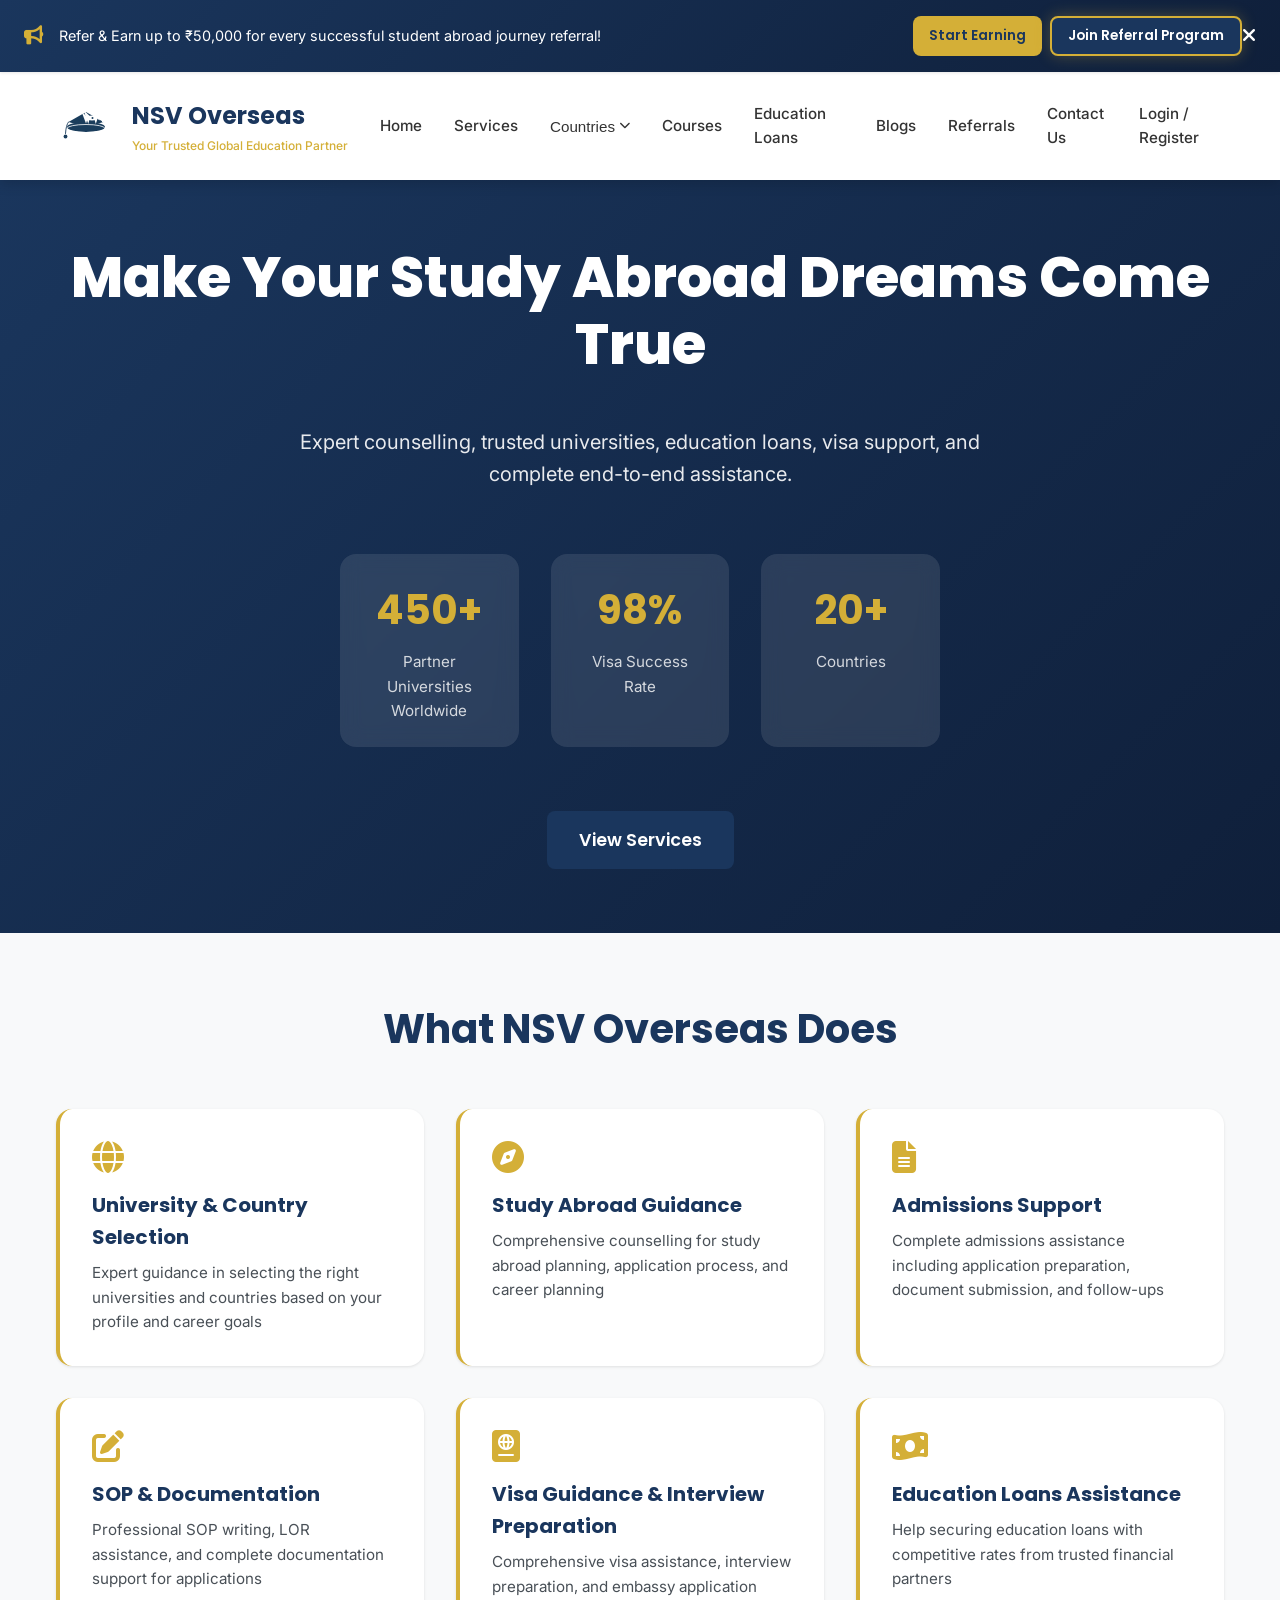
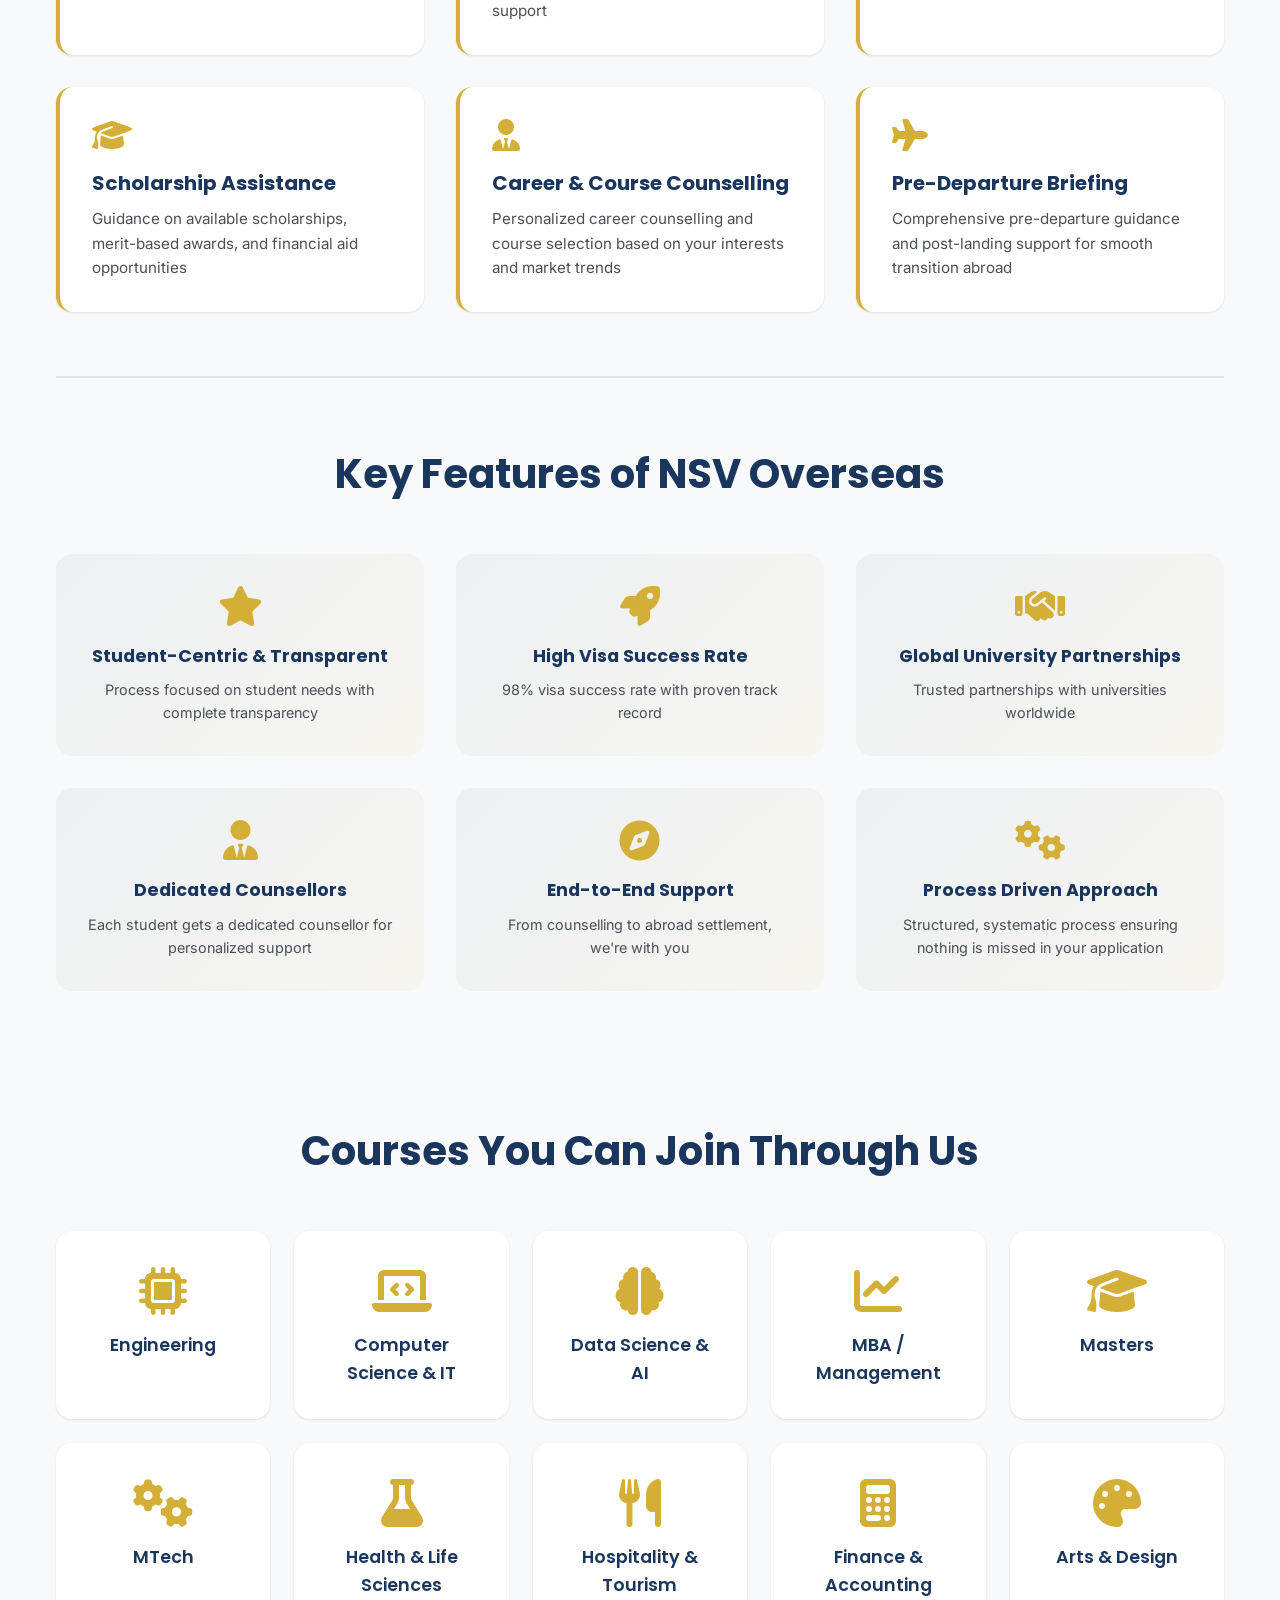
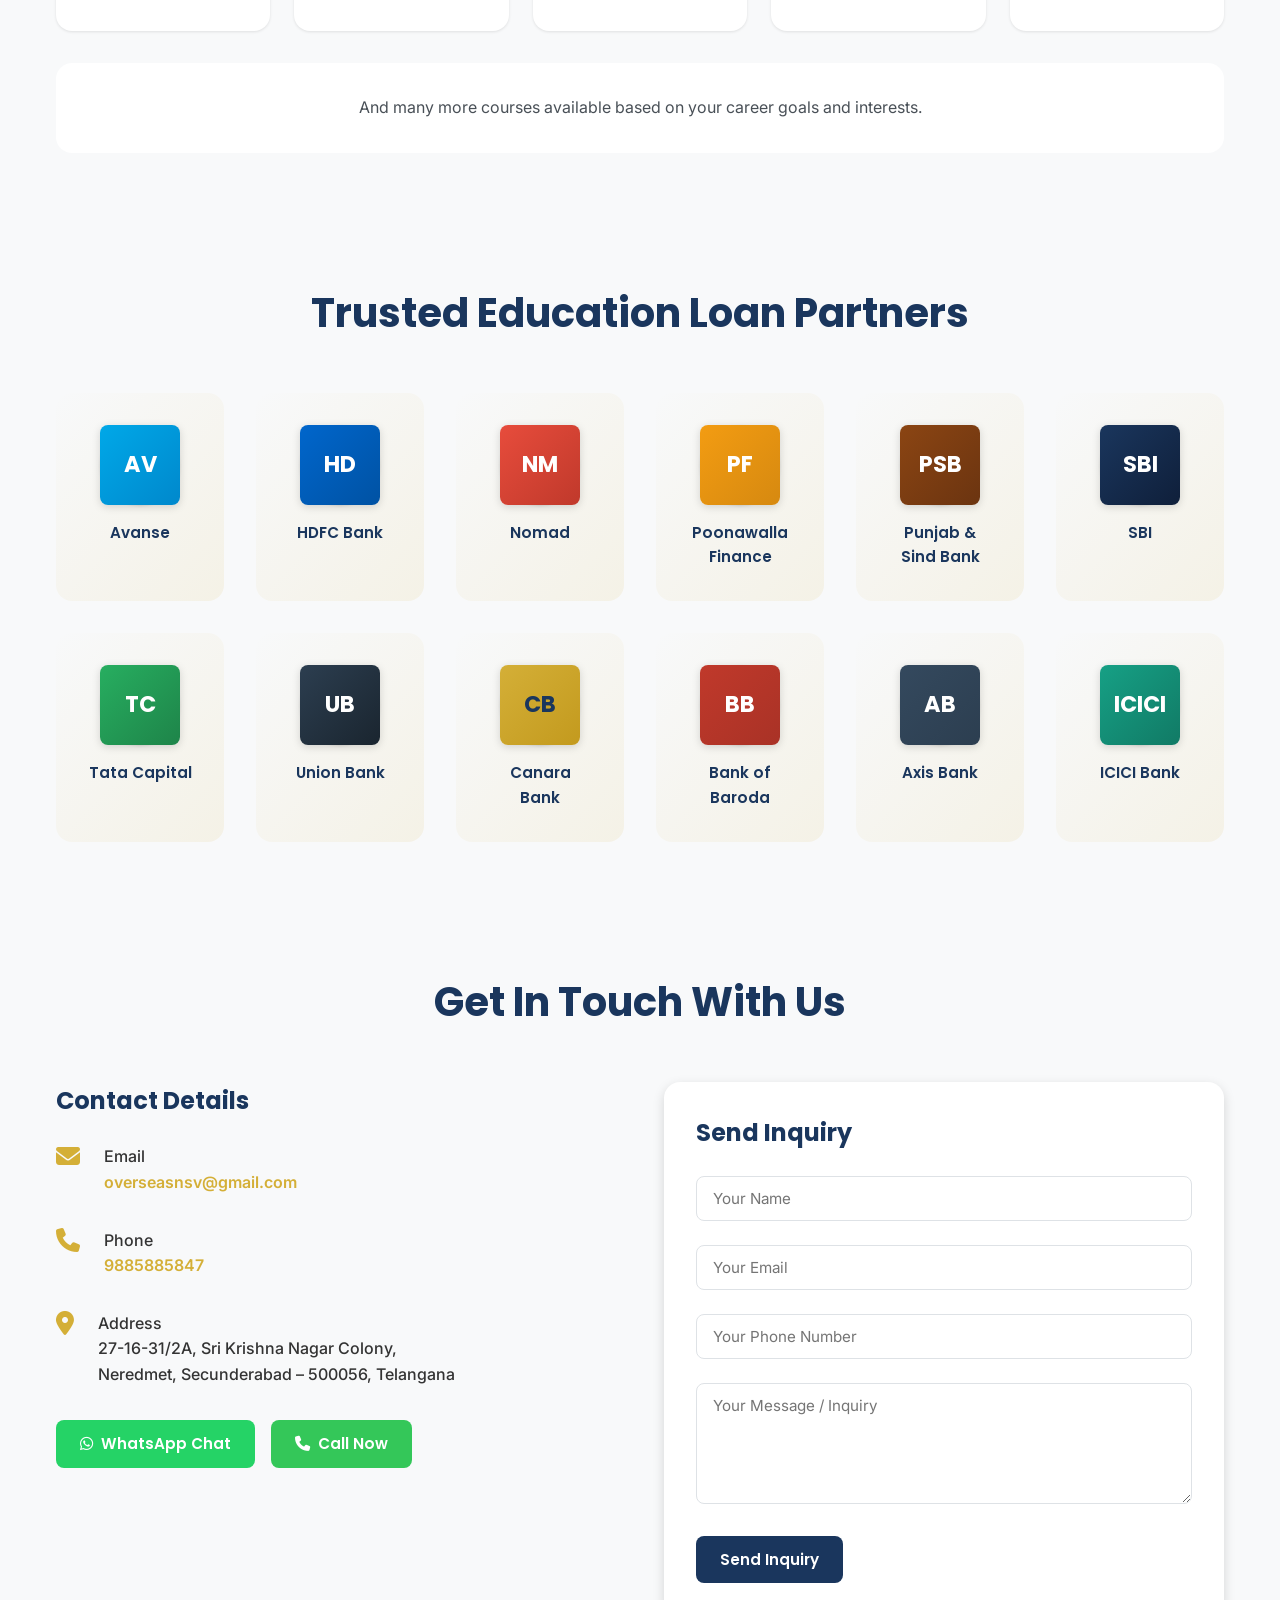
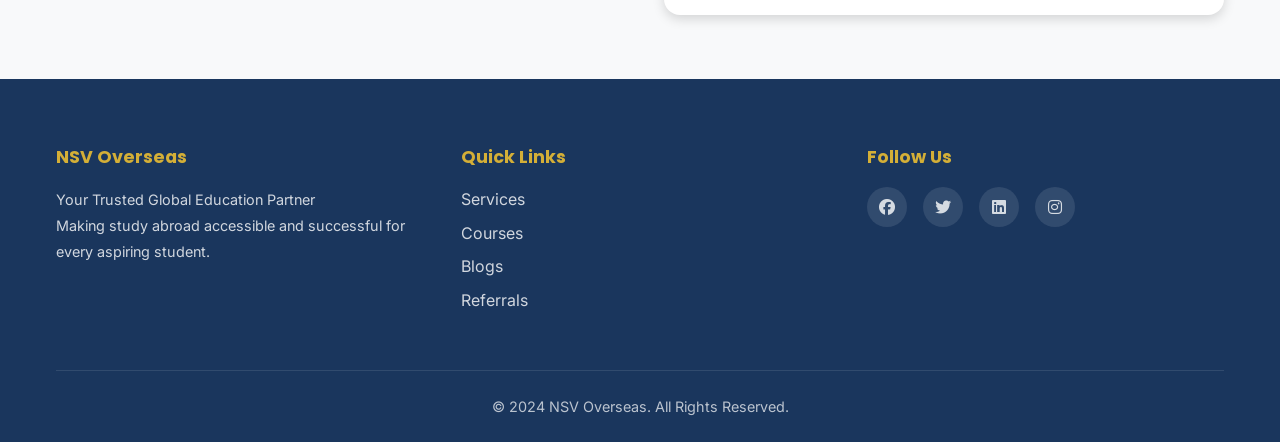
<file: index.html>
<!DOCTYPE html>
<html lang="en">
<head>
    <meta charset="UTF-8">
    <meta name="viewport" content="width=device-width, initial-scale=1.0">
    <meta name="description" content="NSV Overseas - Your Trusted Global Education Partner. Expert study abroad counselling, university admissions, education loans, and visa support for Indian students.">
    <meta name="keywords" content="Study Abroad, Global Education, Universities, Education Loans, Visa Guidance, India, Consultancy, NSV Overseas">
    <meta name="author" content="NSV Overseas">
    <meta name="robots" content="index, follow">
    <meta property="og:title" content="NSV Overseas - Study Abroad Consultancy">
    <meta property="og:description" content="Expert guidance for study abroad. Trusted by Indian students globally.">
    <meta property="og:type" content="website">
    <title>NSV Overseas - Your Trusted Global Education Partner | Study Abroad Consultancy</title>
    <link href="https://cdnjs.cloudflare.com/ajax/libs/font-awesome/6.4.0/css/all.min.css" rel="stylesheet">
    <link href="https://fonts.googleapis.com/css2?family=Poppins:wght@300;400;500;600;700;800&family=Inter:wght@300;400;500;600;700&display=swap" rel="stylesheet">
    <link rel="stylesheet" href="styles.css">
</head>
<body>
    <!-- Top Announcement Banner -->
    <div class="announcement-banner" id="announcementBanner">
        <div class="announcement-content">
            <i class="fas fa-bullhorn"></i>
            <span>Refer & Earn up to ₹50,000 for every successful student abroad journey referral!</span>
            <div class="announcement-buttons">
                <button class="btn btn-sm btn-gold" onclick="window.location.href='referral.html'">Start Earning</button>
                <button class="btn btn-sm btn-primary btn-highlight" onclick="window.location.href='referral.html'">Join Referral Program</button>
            </div>
        </div>
        <button class="announcement-close" onclick="closeAnnouncement()">
            <i class="fas fa-times"></i>
        </button>
    </div>

    <!-- Header & Navigation -->
    <header class="header">
        <div class="container">
            <div class="navbar">
                <div class="logo-section">
                    <div class="logo">
                        <svg xmlns="http://www.w3.org/2000/svg" viewBox="0 0 1000 800" width="50" height="50" preserveAspectRatio="xMidYMid meet">
                            <!-- MORTARBOARD (Navy blue stretched triangle/polygon) -->
                            <polygon points="150,320 500,120 850,320 500,420" fill="#1a3d5c"/>
                            
                            <!-- CAP BAND (Navy darker section) -->
                            <ellipse cx="500" cy="420" rx="380" ry="100" fill="#1a3d5c"/>
                            
                            <!-- CAP BAND HIGHLIGHT/BORDER (White curved line) -->
                            <ellipse cx="500" cy="450" rx="380" ry="80" fill="none" stroke="white" stroke-width="16"/>
                            
                            <!-- TASSEL STRING (Navy curved line from left) -->
                            <path d="M 150 320 Q 100 380 90 550" stroke="#1a3d5c" stroke-width="18" fill="none" stroke-linecap="round"/>
                            
                            <!-- TASSEL BALL (Navy circle) -->
                            <circle cx="90" cy="610" r="38" fill="#1a3d5c"/>
                            
                            <!-- WHITE AIRPLANE (Top center of mortarboard) -->
                            <!-- Main body -->
                            <ellipse cx="620" cy="240" rx="100" ry="50" fill="white"/>
                            
                            <!-- Nose -->
                            <polygon points="720,240 820,240 770,190 770,290" fill="white"/>
                            
                            <!-- Left wing -->
                            <polygon points="585,210 450,80 545,360" fill="white"/>
                            
                            <!-- Right wing -->
                            <polygon points="655,210 790,80 695,360" fill="white"/>
                            
                            <!-- Tail -->
                            <polygon points="540,235 410,110 500,350" fill="white"/>
                            
                            <!-- Cockpit/window -->
                            <circle cx="630" cy="240" r="20" fill="#1a3d5c"/>
                            
                            <!-- MOTION LINES (White diagonal lines behind airplane) -->
                            <!-- Line 1 (top) -->
                            <line x1="820" y1="160" x2="950" y2="30" stroke="white" stroke-width="28" stroke-linecap="round"/>
                            
                            <!-- Line 2 (middle) -->
                            <line x1="830" y1="240" x2="970" y2="120" stroke="white" stroke-width="26" stroke-linecap="round"/>
                            
                            <!-- Line 3 (bottom) -->
                            <line x1="830" y1="310" x2="970" y2="190" stroke="white" stroke-width="24" stroke-linecap="round"/>
                        </svg>
                    </div>
                    <div class="company-info">
                        <h2 class="company-name">NSV Overseas</h2>
                        <p class="tagline">Your Trusted Global Education Partner</p>
                    </div>
                </div>

                <button class="mobile-menu-toggle" id="mobileMenuToggle">
                    <i class="fas fa-bars"></i>
                </button>

                <nav class="navbar-menu" id="navbarMenu">
                    <a href="#home" class="nav-link active">Home</a>
                    <a href="#services" class="nav-link">Services</a>
                    <div class="nav-dropdown">
                        <button class="nav-link dropdown-toggle">Countries <i class="fas fa-chevron-down"></i></button>
                        <div class="dropdown-menu">
                            <div class="dropdown-search">
                                <input type="text" id="countrySearch" placeholder="Search countries..." class="search-input">
                            </div>
                            <div class="dropdown-content">
                                <div class="dropdown-category">
                                    <h4>Countries</h4>
                                    <a href="country-detail.html?country=Australia" class="dropdown-item">🇦🇺 Australia</a>
                                    <a href="country-detail.html?country=USA" class="dropdown-item">🇺🇸 USA</a>
                                    <a href="country-detail.html?country=UK" class="dropdown-item">🇬🇧 UK</a>
                                    <a href="country-detail.html?country=Canada" class="dropdown-item">🇨🇦 Canada</a>
                                    <a href="country-detail.html?country=Germany" class="dropdown-item">🇩🇪 Germany</a>
                                    <a href="country-detail.html?country=Netherlands" class="dropdown-item">🇳🇱 Netherlands</a>
                                    <a href="country-detail.html?country=Finland" class="dropdown-item">🇫🇮 Finland</a>
                                    <a href="country-detail.html?country=France" class="dropdown-item">🇫🇷 France</a>
                                    <a href="country-detail.html?country=Ireland" class="dropdown-item">🇮🇪 Ireland</a>
                                    <a href="country-detail.html?country=Italy" class="dropdown-item">🇮🇹 Italy</a>
                                    <a href="country-detail.html?country=New Zealand" class="dropdown-item">🇳🇿 New Zealand</a>
                                    <a href="country-detail.html?country=Sweden" class="dropdown-item">🇸🇪 Sweden</a>
                                    <a href="country-detail.html?country=Poland" class="dropdown-item">🇵🇱 Poland</a>
                                </div>
                            </div>
                        </div>
                    </div>
                    <a href="#courses" class="nav-link">Courses</a>
                    <a href="#education-loans" class="nav-link">Education Loans</a>
                    <a href="blogs.html" class="nav-link">Blogs</a>
                    <a href="referral.html" class="nav-link">Referrals</a>
                    <a href="#contact" class="nav-link">Contact Us</a>
                    <a href="login.html" class="nav-link">Login / Register</a>
                </nav>
            </div>
        </div>
    </header>

    <!-- Hero Section -->
    <section class="hero" id="home">
        <div class="hero-content">
            <h1 class="hero-title">Make Your Study Abroad Dreams Come True</h1>
            <p class="hero-subtitle">Expert counselling, trusted universities, education loans, visa support, and complete end-to-end assistance.</p>
            <div class="hero-stats">
                <div class="stat">
                    <h3>450+</h3>
                    <p>Partner Universities Worldwide</p>
                </div>
                <div class="stat">
                    <h3>98%</h3>
                    <p>Visa Success Rate</p>
                </div>
                <div class="stat">
                    <h3>20+</h3>
                    <p>Countries</p>
                </div>
            </div>
            <button class="btn btn-lg btn-primary" onclick="scrollToSection('services')">View Services</button>
        </div>
    </section>

    <!-- Services Section -->
    <section class="services" id="services">
        <div class="container">
            <h2 class="section-title">What NSV Overseas Does</h2>
            <div class="services-list">
                <div class="service-item">
                    <i class="fas fa-globe"></i>
                    <h3>University & Country Selection</h3>
                    <p>Expert guidance in selecting the right universities and countries based on your profile and career goals</p>
                </div>
                <div class="service-item">
                    <i class="fas fa-compass"></i>
                    <h3>Study Abroad Guidance</h3>
                    <p>Comprehensive counselling for study abroad planning, application process, and career planning</p>
                </div>
                <div class="service-item">
                    <i class="fas fa-file-alt"></i>
                    <h3>Admissions Support</h3>
                    <p>Complete admissions assistance including application preparation, document submission, and follow-ups</p>
                </div>
                <div class="service-item">
                    <i class="fas fa-edit"></i>
                    <h3>SOP & Documentation</h3>
                    <p>Professional SOP writing, LOR assistance, and complete documentation support for applications</p>
                </div>
                <div class="service-item">
                    <i class="fas fa-passport"></i>
                    <h3>Visa Guidance & Interview Preparation</h3>
                    <p>Comprehensive visa assistance, interview preparation, and embassy application support</p>
                </div>
                <div class="service-item">
                    <i class="fas fa-money-bill-wave"></i>
                    <h3>Education Loans Assistance</h3>
                    <p>Help securing education loans with competitive rates from trusted financial partners</p>
                </div>
                <div class="service-item">
                    <i class="fas fa-graduation-cap"></i>
                    <h3>Scholarship Assistance</h3>
                    <p>Guidance on available scholarships, merit-based awards, and financial aid opportunities</p>
                </div>
                <div class="service-item">
                    <i class="fas fa-user-tie"></i>
                    <h3>Career & Course Counselling</h3>
                    <p>Personalized career counselling and course selection based on your interests and market trends</p>
                </div>
                <div class="service-item">
                    <i class="fas fa-plane"></i>
                    <h3>Pre-Departure Briefing</h3>
                    <p>Comprehensive pre-departure guidance and post-landing support for smooth transition abroad</p>
                </div>
            </div>

            <div class="key-features">
                <h2 class="section-title">Key Features of NSV Overseas</h2>
                <div class="features-grid">
                    <div class="feature">
                        <i class="fas fa-star"></i>
                        <h4>Student-Centric & Transparent</h4>
                        <p>Process focused on student needs with complete transparency</p>
                    </div>
                    <div class="feature">
                        <i class="fas fa-rocket"></i>
                        <h4>High Visa Success Rate</h4>
                        <p>98% visa success rate with proven track record</p>
                    </div>
                    <div class="feature">
                        <i class="fas fa-handshake"></i>
                        <h4>Global University Partnerships</h4>
                        <p>Trusted partnerships with universities worldwide</p>
                    </div>
                    <div class="feature">
                        <i class="fas fa-user-tie"></i>
                        <h4>Dedicated Counsellors</h4>
                        <p>Each student gets a dedicated counsellor for personalized support</p>
                    </div>
                    <div class="feature">
                        <i class="fas fa-compass"></i>
                        <h4>End-to-End Support</h4>
                        <p>From counselling to abroad settlement, we're with you</p>
                    </div>
                    <div class="feature">
                        <i class="fas fa-cogs"></i>
                        <h4>Process Driven Approach</h4>
                        <p>Structured, systematic process ensuring nothing is missed in your application</p>
                    </div>
                </div>
            </div>
        </div>
    </section>

    <!-- Courses Section -->
    <section class="courses" id="courses">
        <div class="container">
            <h2 class="section-title">Courses You Can Join Through Us</h2>
            <div class="courses-grid">
                <div class="course-card">
                    <i class="fas fa-microchip"></i>
                    <h3>Engineering</h3>
                </div>
                <div class="course-card">
                    <i class="fas fa-laptop-code"></i>
                    <h3>Computer Science & IT</h3>
                </div>
                <div class="course-card">
                    <i class="fas fa-brain"></i>
                    <h3>Data Science & AI</h3>
                </div>
                <div class="course-card">
                    <i class="fas fa-chart-line"></i>
                    <h3>MBA / Management</h3>
                </div>
                <div class="course-card">
                    <i class="fas fa-graduation-cap"></i>
                    <h3>Masters</h3>
                </div>
                <div class="course-card">
                    <i class="fas fa-cogs"></i>
                    <h3>MTech</h3>
                </div>
                <div class="course-card">
                    <i class="fas fa-flask"></i>
                    <h3>Health & Life Sciences</h3>
                </div>
                <div class="course-card">
                    <i class="fas fa-utensils"></i>
                    <h3>Hospitality & Tourism</h3>
                </div>
                <div class="course-card">
                    <i class="fas fa-calculator"></i>
                    <h3>Finance & Accounting</h3>
                </div>
                <div class="course-card">
                    <i class="fas fa-palette"></i>
                    <h3>Arts & Design</h3>
                </div>
            </div>
            <div class="courses-footer">
                <p>And many more courses available based on your career goals and interests.</p>
            </div>
        </div>
    </section>

    <!-- Education Loan Partners -->
    <section class="loan-partners" id="education-loans">
        <div class="container">
            <h2 class="section-title">Trusted Education Loan Partners</h2>
            <div class="partners-grid">
                <div class="partner-card">
                    <div class="partner-logo">
                        <span class="bank-text" style="background: linear-gradient(135deg, #00a8e8, #0088cc); color: white;">AV</span>
                    </div>
                    <p>Avanse</p>
                </div>
                <div class="partner-card">
                    <div class="partner-logo">
                        <span class="bank-text" style="background: linear-gradient(135deg, #0066cc, #0052a3); color: white;">HD</span>
                    </div>
                    <p>HDFC Bank</p>
                </div>
                <div class="partner-card">
                    <div class="partner-logo">
                        <span class="bank-text" style="background: linear-gradient(135deg, #e74c3c, #c0392b); color: white;">NM</span>
                    </div>
                    <p>Nomad</p>
                </div>
                <div class="partner-card">
                    <div class="partner-logo">
                        <span class="bank-text" style="background: linear-gradient(135deg, #f39c12, #d68910); color: white;">PF</span>
                    </div>
                    <p>Poonawalla Finance</p>
                </div>
                <div class="partner-card">
                    <div class="partner-logo">
                        <span class="bank-text" style="background: linear-gradient(135deg, #8b4513, #6b3410); color: white;">PSB</span>
                    </div>
                    <p>Punjab & Sind Bank</p>
                </div>
                <div class="partner-card">
                    <div class="partner-logo">
                        <span class="bank-text" style="background: linear-gradient(135deg, #1a365d, #0f1f3a); color: white;">SBI</span>
                    </div>
                    <p>SBI</p>
                </div>
                <div class="partner-card">
                    <div class="partner-logo">
                        <span class="bank-text" style="background: linear-gradient(135deg, #27ae60, #1e8449); color: white;">TC</span>
                    </div>
                    <p>Tata Capital</p>
                </div>
                <div class="partner-card">
                    <div class="partner-logo">
                        <span class="bank-text" style="background: linear-gradient(135deg, #2c3e50, #1a252f); color: white;">UB</span>
                    </div>
                    <p>Union Bank</p>
                </div>
                <div class="partner-card">
                    <div class="partner-logo">
                        <span class="bank-text" style="background: linear-gradient(135deg, #d4af37, #c39a1e); color: #1a365d;">CB</span>
                    </div>
                    <p>Canara Bank</p>
                </div>
                <div class="partner-card">
                    <div class="partner-logo">
                        <span class="bank-text" style="background: linear-gradient(135deg, #c0392b, #a93226); color: white;">BB</span>
                    </div>
                    <p>Bank of Baroda</p>
                </div>
                <div class="partner-card">
                    <div class="partner-logo">
                        <span class="bank-text" style="background: linear-gradient(135deg, #34495e, #2c3e50); color: white;">AB</span>
                    </div>
                    <p>Axis Bank</p>
                </div>
                <div class="partner-card">
                    <div class="partner-logo">
                        <span class="bank-text" style="background: linear-gradient(135deg, #16a085, #117a65); color: white;">ICICI</span>
                    </div>
                    <p>ICICI Bank</p>
                </div>
            </div>
        </div>
    </section>

    <!-- Contact Section -->
    <section class="contact-section" id="contact">
        <div class="container">
            <h2 class="section-title">Get In Touch With Us</h2>
            <div class="contact-content">
                <div class="contact-info">
                    <h3>Contact Details</h3>
                    <div class="info-item">
                        <i class="fas fa-envelope"></i>
                        <div>
                            <p>Email</p>
                            <a href="mailto:overseasnsv@gmail.com">overseasnsv@gmail.com</a>
                        </div>
                    </div>
                    <div class="info-item">
                        <i class="fas fa-phone"></i>
                        <div>
                            <p>Phone</p>
                            <a href="tel:9885885847">9885885847</a>
                        </div>
                    </div>
                    <div class="info-item">
                        <i class="fas fa-map-marker-alt"></i>
                        <div>
                            <p>Address</p>
                            <p>27-16-31/2A, Sri Krishna Nagar Colony,<br>Neredmet, Secunderabad – 500056, Telangana</p>
                        </div>
                    </div>
                    <div class="contact-buttons">
                        <a href="https://wa.me/919885885847" target="_blank" class="btn btn-whatsapp">
                            <i class="fab fa-whatsapp"></i> WhatsApp Chat
                        </a>
                        <a href="tel:9885885847" class="btn btn-call">
                            <i class="fas fa-phone"></i> Call Now
                        </a>
                    </div>
                </div>

                <form class="contact-form" id="contactForm" onsubmit="handleContactForm(event)">
                    <h3>Send Inquiry</h3>
                    <div class="form-group">
                        <input type="text" id="contactName" placeholder="Your Name" required>
                    </div>
                    <div class="form-group">
                        <input type="email" id="contactEmail" placeholder="Your Email" required>
                    </div>
                    <div class="form-group">
                        <input type="tel" id="contactPhone" placeholder="Your Phone Number" required>
                    </div>
                    <div class="form-group">
                        <textarea id="contactMessage" placeholder="Your Message / Inquiry" rows="5" required></textarea>
                    </div>
                    <button type="submit" class="btn btn-primary">Send Inquiry</button>
                </form>
            </div>
        </div>
    </section>

    <!-- Footer -->
    <footer class="footer">
        <div class="container">
            <div class="footer-content">
                <div class="footer-section">
                    <h4>NSV Overseas</h4>
                    <p>Your Trusted Global Education Partner</p>
                    <p>Making study abroad accessible and successful for every aspiring student.</p>
                </div>
                <div class="footer-section">
                    <h4>Quick Links</h4>
                    <ul>
                        <li><a href="#services">Services</a></li>
                        <li><a href="#courses">Courses</a></li>
                        <li><a href="blogs.html">Blogs</a></li>
                        <li><a href="referral.html">Referrals</a></li>
                    </ul>
                </div>
                <div class="footer-section">
                    <h4>Follow Us</h4>
                    <div class="social-links">
                        <a href="#" target="_blank"><i class="fab fa-facebook"></i></a>
                        <a href="#" target="_blank"><i class="fab fa-twitter"></i></a>
                        <a href="#" target="_blank"><i class="fab fa-linkedin"></i></a>
                        <a href="#" target="_blank"><i class="fab fa-instagram"></i></a>
                    </div>
                </div>
            </div>
            <div class="footer-bottom">
                <p>&copy; 2024 NSV Overseas. All Rights Reserved.</p>
            </div>
        </div>
    </footer>

    <!-- Free Counselling Modal -->
    <div class="modal" id="counsellingModal">
        <div class="modal-content">
            <button class="modal-close" onclick="document.getElementById('counsellingModal').style.display='none'">
                <i class="fas fa-times"></i>
            </button>
            <h2>Free Counselling Session</h2>
            <form onsubmit="handleCounsellingForm(event)">
                <div class="form-group">
                    <input type="text" id="counselName" placeholder="Your Name" required>
                </div>
                <div class="form-group">
                    <input type="email" id="counselEmail" placeholder="Your Email" required>
                </div>
                <div class="form-group">
                    <input type="tel" id="counselPhone" placeholder="Your Phone Number" required>
                </div>
                <div class="form-group">
                    <select id="counselInterest" required>
                        <option value="">Select Your Interest</option>
                        <option value="Engineering">Engineering</option>
                        <option value="CS/IT">Computer Science & IT</option>
                        <option value="Data Science">Data Science & AI</option>
                        <option value="MBA">MBA / Management</option>
                        <option value="Healthcare">Health & Life Sciences</option>
                        <option value="Other">Other</option>
                    </select>
                </div>
                <button type="submit" class="btn btn-primary">Book Free Session</button>
            </form>
        </div>
    </div>

    <!-- Notification -->
    <div class="notification" id="notification"></div>

    <script src="script.js"></script>
</body>
</html>
</file>
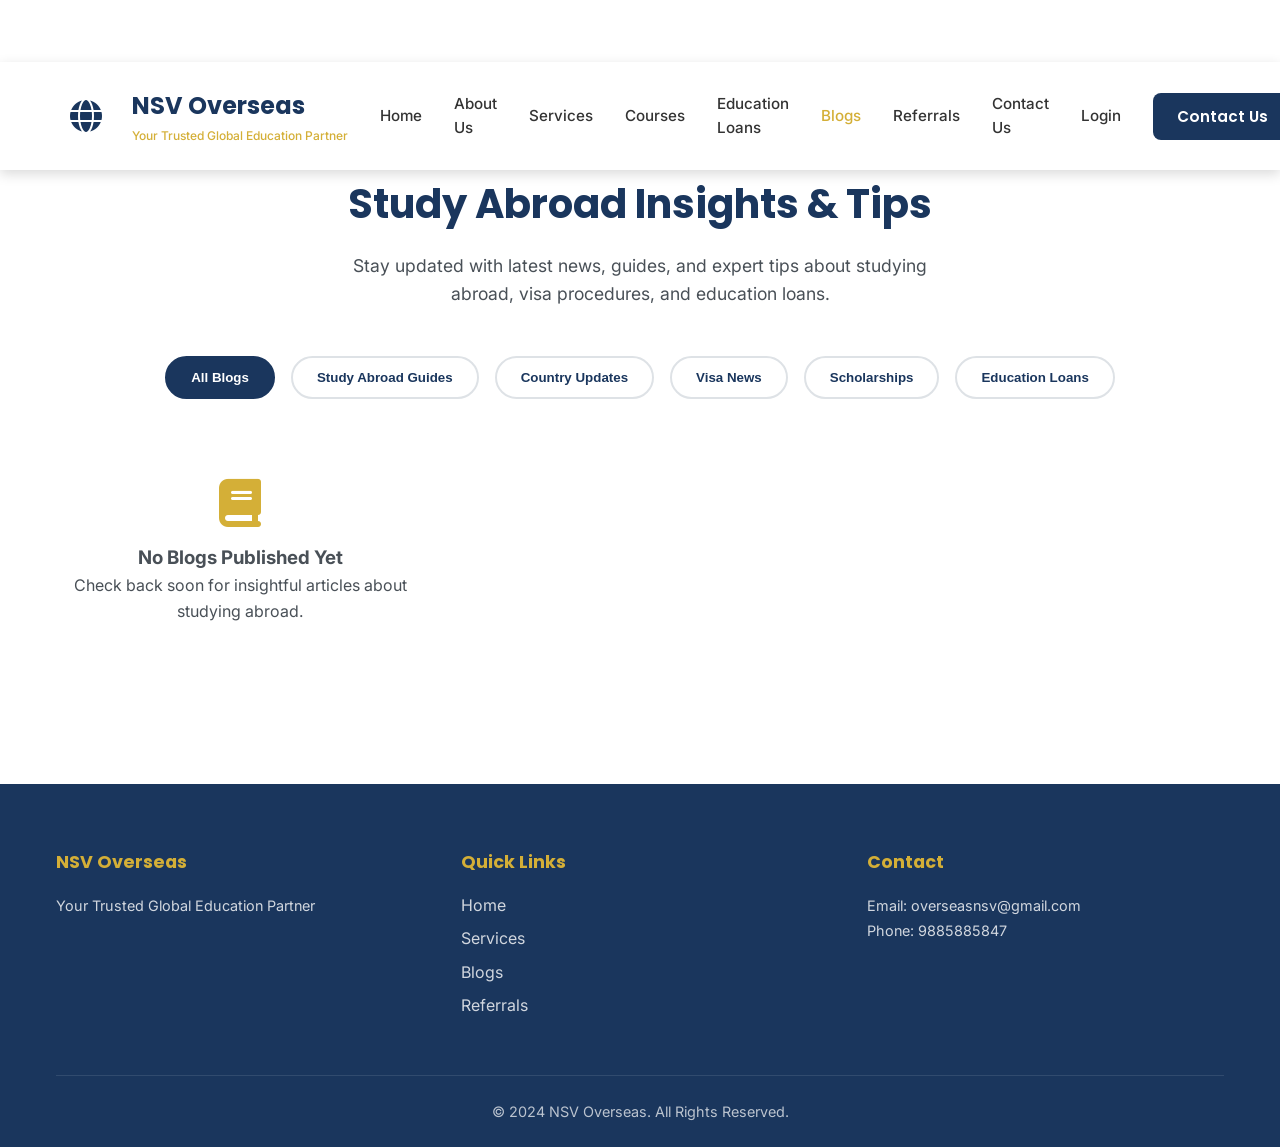
<file: blogs-page.html>
<!DOCTYPE html>
<html lang="en">
<head>
    <meta charset="UTF-8">
    <meta name="viewport" content="width=device-width, initial-scale=1.0">
    <meta name="description" content="Study Abroad Blogs - Latest news, guides, and tips about studying abroad, visas, and education loans">
    <meta name="keywords" content="Study Abroad, Blogs, Guides, Visa News, Education Loans, Scholarships">
    <meta name="author" content="NSV Overseas">
    <title>Blogs - NSV Overseas | Study Abroad Tips & Guides</title>
    <link href="https://cdnjs.cloudflare.com/ajax/libs/font-awesome/6.4.0/css/all.min.css" rel="stylesheet">
    <link href="https://fonts.googleapis.com/css2?family=Poppins:wght@300;400;500;600;700;800&family=Inter:wght@300;400;500;600;700&display=swap" rel="stylesheet">
    <link rel="stylesheet" href="styles.css">
    <style>
        .blogs-container {
            max-width: 1200px;
            margin: 0 auto;
            padding: 4rem 1rem;
        }

        .blogs-hero {
            text-align: center;
            margin-bottom: 3rem;
        }

        .blogs-hero h1 {
            font-size: 2.5rem;
            color: var(--primary-color);
            margin-bottom: 1rem;
            font-family: var(--font-primary);
        }

        .blogs-hero p {
            font-size: 1.1rem;
            color: var(--dark-gray);
            max-width: 600px;
            margin: 0 auto;
        }

        .blog-categories {
            display: flex;
            gap: 1rem;
            margin-bottom: 2rem;
            flex-wrap: wrap;
            justify-content: center;
        }

        .category-filter {
            padding: 0.75rem 1.5rem;
            border: 2px solid var(--border-color);
            border-radius: 50px;
            cursor: pointer;
            background: white;
            color: var(--primary-color);
            font-weight: 600;
            transition: all var(--transition-speed);
        }

        .category-filter:hover,
        .category-filter.active {
            background: var(--primary-color);
            color: white;
            border-color: var(--primary-color);
        }

        .blogs-grid {
            display: grid;
            grid-template-columns: repeat(auto-fill, minmax(320px, 1fr));
            gap: 2rem;
            margin-bottom: 3rem;
        }

        .blog-card {
            background: white;
            border-radius: var(--border-radius-lg);
            overflow: hidden;
            box-shadow: var(--shadow-md);
            transition: all var(--transition-speed);
            cursor: pointer;
            display: flex;
            flex-direction: column;
            height: 100%;
        }

        .blog-card:hover {
            transform: translateY(-5px);
            box-shadow: var(--shadow-lg);
        }

        .blog-thumbnail {
            width: 100%;
            height: 200px;
            object-fit: cover;
            background: var(--light-gray);
        }

        .blog-content {
            padding: 1.5rem;
            flex: 1;
            display: flex;
            flex-direction: column;
        }

        .blog-content h3 {
            color: var(--primary-color);
            margin-bottom: 0.75rem;
            line-height: 1.4;
            font-family: var(--font-primary);
        }

        .blog-meta {
            display: flex;
            gap: 1rem;
            margin-bottom: 1rem;
            font-size: 0.85rem;
        }

        .blog-category {
            background: rgba(212, 175, 55, 0.2);
            color: var(--secondary-color);
            padding: 0.25rem 0.75rem;
            border-radius: 20px;
            font-weight: 600;
        }

        .blog-date {
            color: var(--dark-gray);
        }

        .blog-description {
            color: var(--dark-gray);
            margin-bottom: auto;
            line-height: 1.6;
        }

        .read-more {
            color: var(--secondary-color);
            text-decoration: none;
            font-weight: 600;
            display: inline-block;
            margin-top: 1rem;
            transition: all var(--transition-speed);
        }

        .read-more:hover {
            transform: translateX(5px);
        }

        .no-blogs {
            text-align: center;
            padding: 3rem 1rem;
            color: var(--dark-gray);
        }

        .no-blogs i {
            font-size: 3rem;
            color: var(--secondary-color);
            margin-bottom: 1rem;
        }
    </style>
</head>
<body>
    <!-- Header & Navigation (reuse from index.html) -->
    <header class="header">
        <div class="container">
            <div class="navbar">
                <div class="logo-section">
                    <div class="logo">
                        <i class="fas fa-globe" style="font-size: 2rem; color: var(--primary-color);"></i>
                    </div>
                    <div class="company-info">
                        <h2 class="company-name">NSV Overseas</h2>
                        <p class="tagline">Your Trusted Global Education Partner</p>
                    </div>
                </div>

                <button class="mobile-menu-toggle" id="mobileMenuToggle">
                    <i class="fas fa-bars"></i>
                </button>

                <nav class="navbar-menu" id="navbarMenu">
                    <a href="index.html" class="nav-link">Home</a>
                    <a href="index.html#about" class="nav-link">About Us</a>
                    <a href="index.html#services" class="nav-link">Services</a>
                    <a href="index.html#courses" class="nav-link">Courses</a>
                    <a href="index.html#education-loans" class="nav-link">Education Loans</a>
                    <a href="blogs.html" class="nav-link active">Blogs</a>
                    <a href="referral.html" class="nav-link">Referrals</a>
                    <a href="index.html#contact" class="nav-link">Contact Us</a>
                    <a href="login.html" class="nav-link">Login</a>
                </nav>

                <button class="btn btn-primary" onclick="window.location.href='index.html#contact'">Contact Us</button>
            </div>
        </div>
    </header>

    <!-- Blogs Section -->
    <div class="blogs-container">
        <div class="blogs-hero">
            <h1>Study Abroad Insights & Tips</h1>
            <p>Stay updated with latest news, guides, and expert tips about studying abroad, visa procedures, and education loans.</p>
        </div>

        <!-- Blog Categories Filter -->
        <div class="blog-categories">
            <button class="category-filter active" onclick="filterBlogs('all')">All Blogs</button>
            <button class="category-filter" onclick="filterBlogs('Study Abroad Guides')">Study Abroad Guides</button>
            <button class="category-filter" onclick="filterBlogs('Country Updates')">Country Updates</button>
            <button class="category-filter" onclick="filterBlogs('Visa News')">Visa News</button>
            <button class="category-filter" onclick="filterBlogs('Scholarships')">Scholarships</button>
            <button class="category-filter" onclick="filterBlogs('Education Loans')">Education Loans</button>
        </div>

        <!-- Blogs Grid -->
        <div class="blogs-grid" id="blogsGrid">
            <div class="no-blogs">
                <i class="fas fa-book"></i>
                <h3>No Blogs Published Yet</h3>
                <p>Check back soon for insightful articles about studying abroad.</p>
            </div>
        </div>
    </div>

    <!-- Footer -->
    <footer class="footer">
        <div class="container">
            <div class="footer-content">
                <div class="footer-section">
                    <h4>NSV Overseas</h4>
                    <p>Your Trusted Global Education Partner</p>
                </div>
                <div class="footer-section">
                    <h4>Quick Links</h4>
                    <ul>
                        <li><a href="index.html">Home</a></li>
                        <li><a href="index.html#services">Services</a></li>
                        <li><a href="blogs.html">Blogs</a></li>
                        <li><a href="referral.html">Referrals</a></li>
                    </ul>
                </div>
                <div class="footer-section">
                    <h4>Contact</h4>
                    <p>Email: overseasnsv@gmail.com</p>
                    <p>Phone: 9885885847</p>
                </div>
            </div>
            <div class="footer-bottom">
                <p>&copy; 2024 NSV Overseas. All Rights Reserved.</p>
            </div>
        </div>
    </footer>

    <!-- Notification -->
    <div class="notification" id="notification"></div>

    <script src="script.js"></script>
    <script>
        let currentFilter = 'all';

        document.addEventListener('DOMContentLoaded', () => {
            displayPublishedBlogs('all');
            setupMobileMenu();
        });

        function filterBlogs(category) {
            currentFilter = category;
            
            // Update active filter button
            document.querySelectorAll('.category-filter').forEach(btn => {
                btn.classList.remove('active');
            });
            event.target.classList.add('active');
            
            displayPublishedBlogs(category);
        }

        function displayPublishedBlogs(category) {
            const container = document.getElementById('blogsGrid');
            let blogs = getPublishedBlogs();
            
            if (category !== 'all') {
                blogs = blogs.filter(b => b.topic === category);
            }
            
            if (blogs.length === 0) {
                container.innerHTML = `
                    <div class="no-blogs" style="grid-column: 1/-1;">
                        <i class="fas fa-book"></i>
                        <h3>No Blogs in This Category</h3>
                        <p>Check back soon for articles about ${category}.</p>
                    </div>
                `;
                return;
            }
            
            container.innerHTML = blogs.map(blog => `
                <div class="blog-card" onclick="window.location.href='blog-detail.html?slug=${blog.slug}'">
                    ${blog.thumbnail ? `<img src="${blog.thumbnail}" alt="${blog.altText || blog.title}" class="blog-thumbnail">` : '<div class="blog-thumbnail" style="background: linear-gradient(135deg, var(--primary-color), var(--secondary-color)); display: flex; align-items: center; justify-content: center;"><i class="fas fa-book" style="color: white; font-size: 3rem;"></i></div>'}
                    <div class="blog-content">
                        <h3>${blog.title}</h3>
                        <p class="blog-meta">
                            <span class="blog-category">${blog.topic}</span>
                            <span class="blog-date">${new Date(blog.cr``eatedAt).toLocaleDateString()}</span>
                        </p>
                        <p class="blog-description">${blog.metaDescription}</p>
                        <a href="blog-detail.html?slug=${blog.slug}" class="read-more">Read More →</a>
                    </div>
                </div>
            `).join('');
        }
    </script>
</body>
</html>
</file>
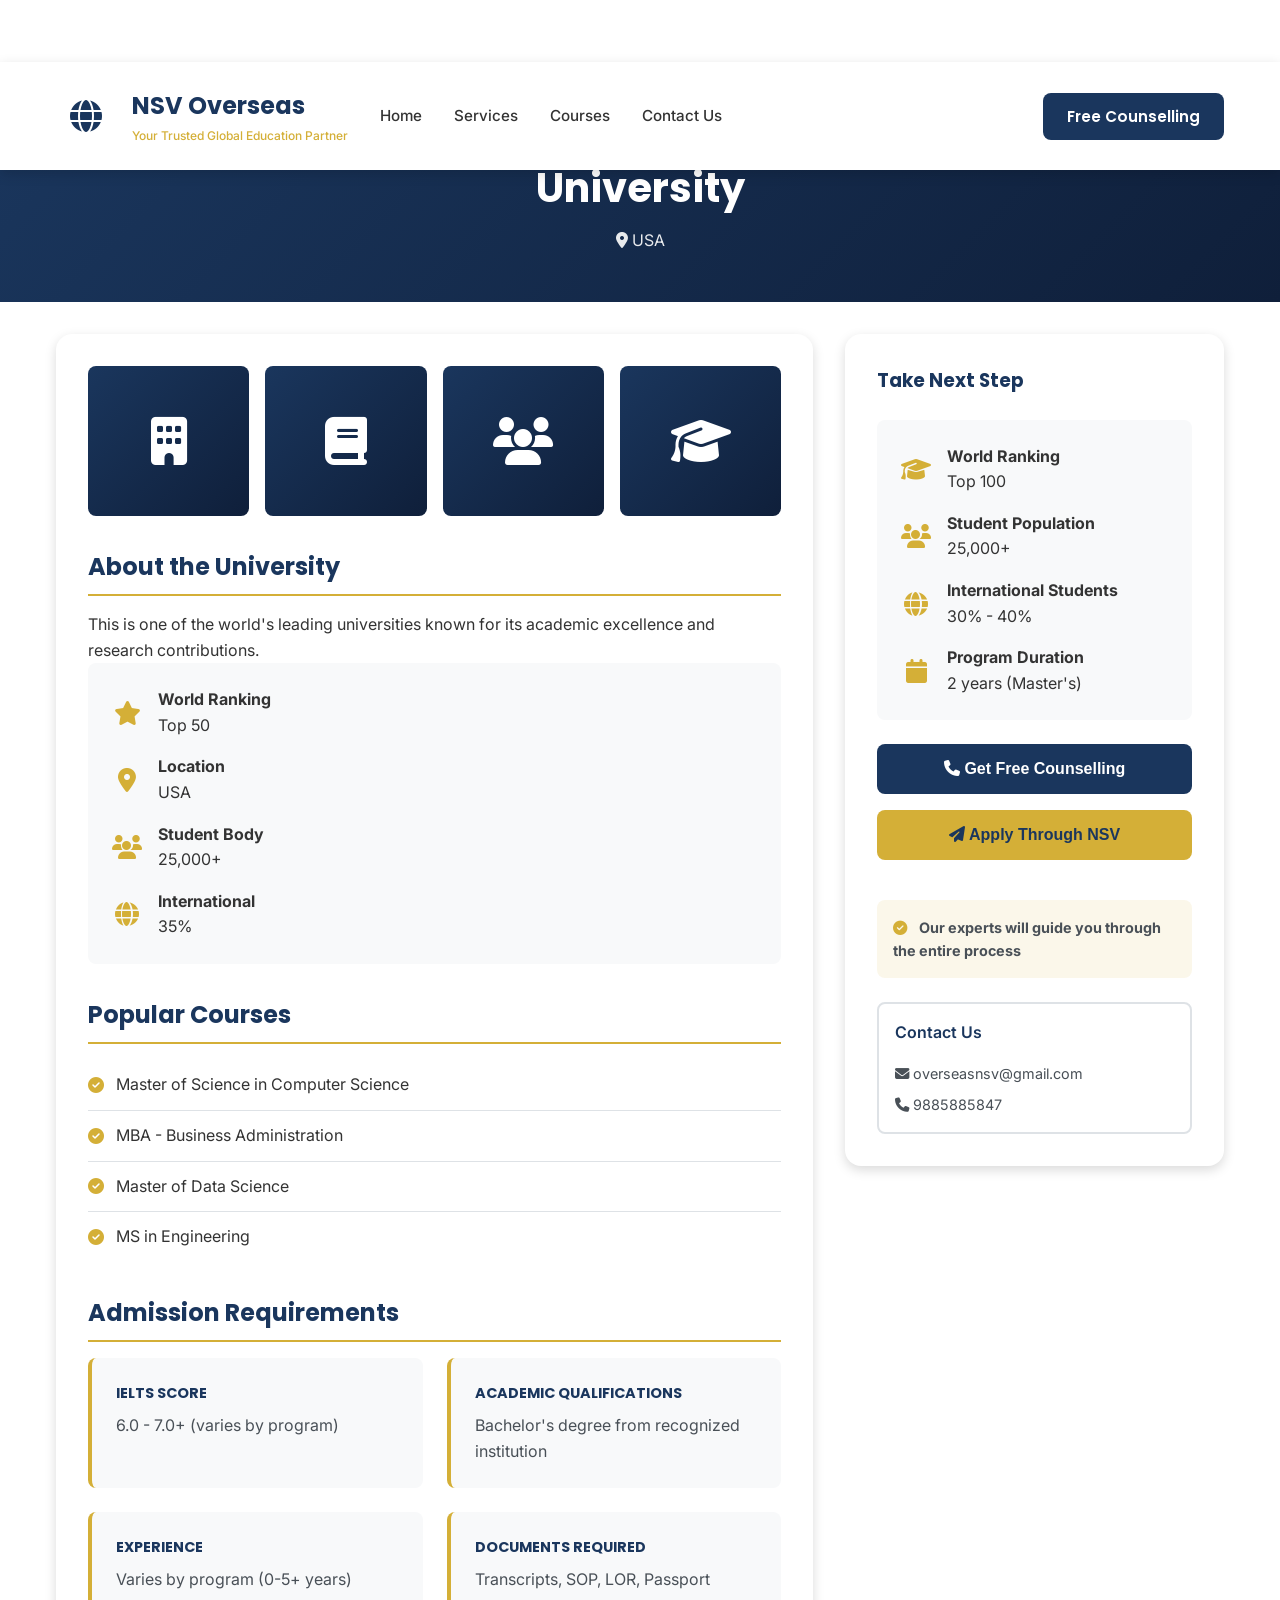
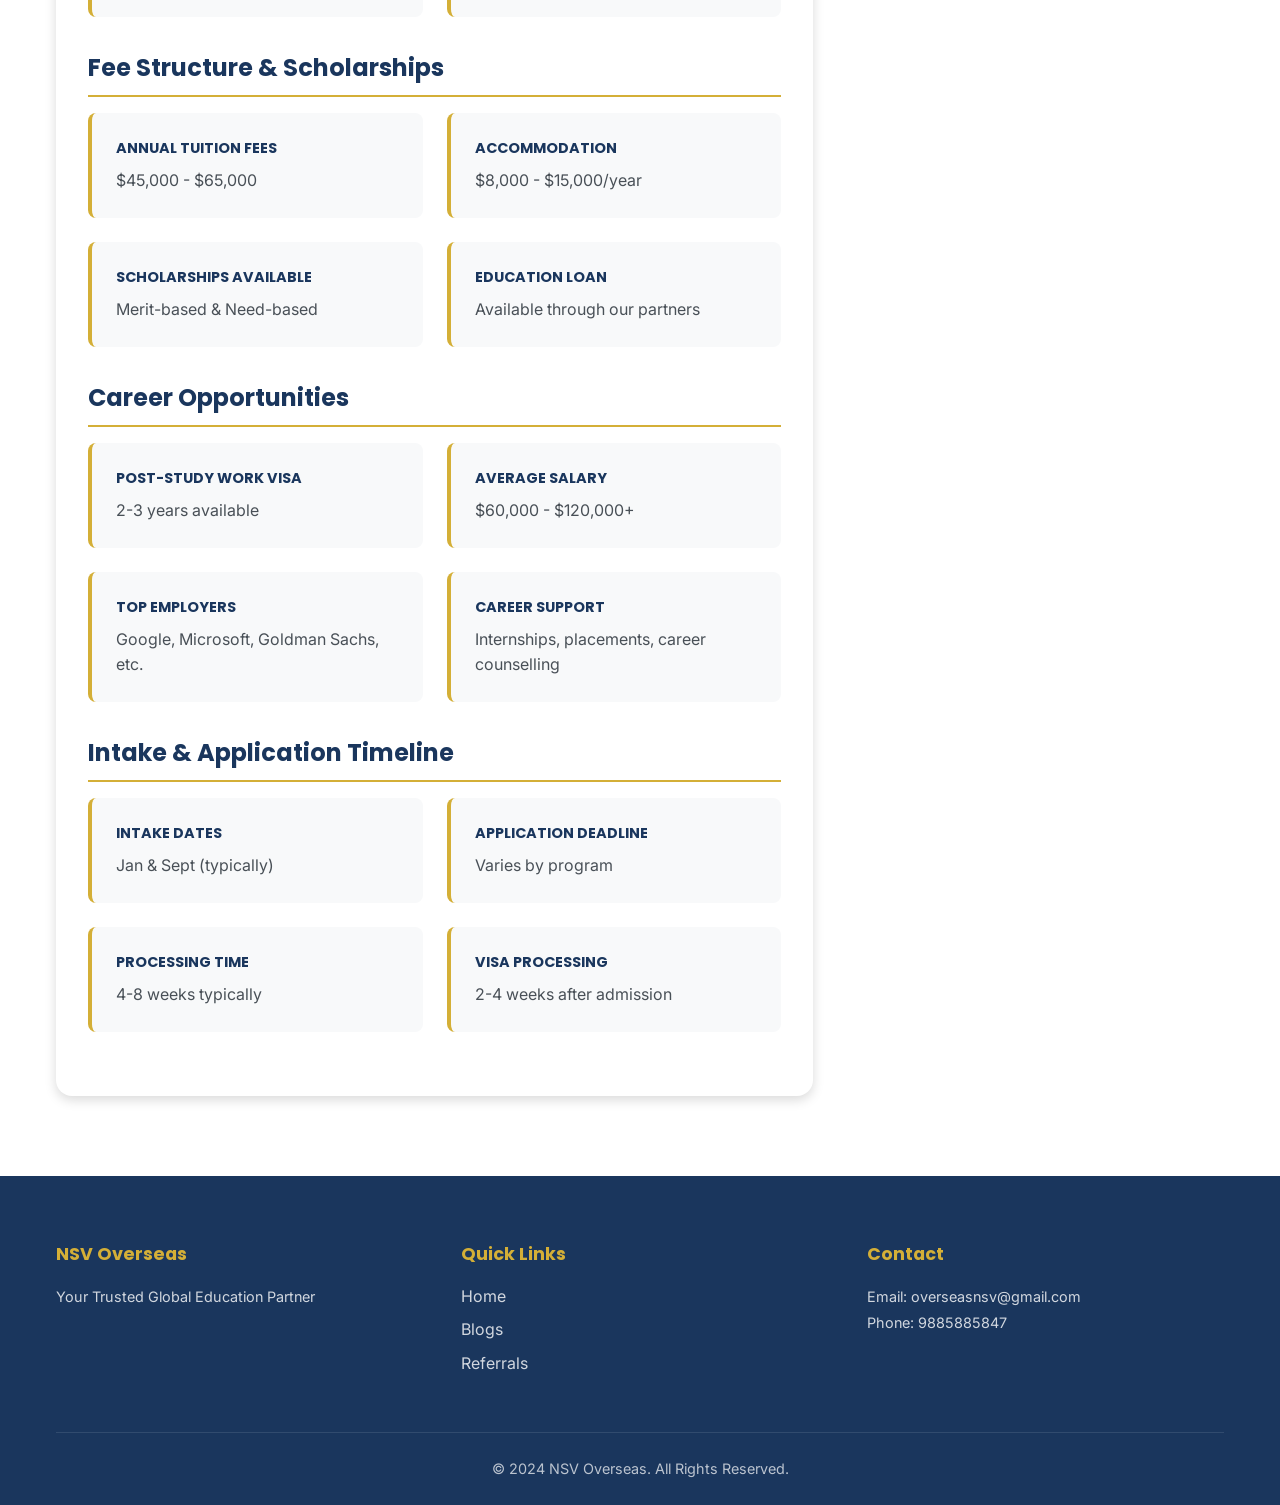
<file: college-detail-new.html>
<!DOCTYPE html>
<html lang="en">
<head>
    <meta charset="UTF-8">
    <meta name="viewport" content="width=device-width, initial-scale=1.0">
    <meta name="description" content="College Details - University Information, Courses, Fees, and Admission Process">
    <meta name="author" content="NSV Overseas">
    <title>College Details - NSV Overseas</title>
    <link href="https://cdnjs.cloudflare.com/ajax/libs/font-awesome/6.4.0/css/all.min.css" rel="stylesheet">
    <link href="https://fonts.googleapis.com/css2?family=Poppins:wght@300;400;500;600;700;800&family=Inter:wght@300;400;500;600;700&display=swap" rel="stylesheet">
    <link rel="stylesheet" href="styles.css">
    <style>
        .college-detail-header {
            background: linear-gradient(135deg, var(--primary-color), #0f1f3a);
            color: white;
            padding: 3rem 2rem;
            text-align: center;
        }

        .college-detail-header h1 {
            font-size: 2.5rem;
            margin-bottom: 0.5rem;
            font-family: var(--font-primary);
        }

        .college-detail-header p {
            font-size: 1rem;
            opacity: 0.9;
        }

        .college-detail-container {
            max-width: 1200px;
            margin: 0 auto;
            padding: 2rem 1rem;
        }

        .detail-grid {
            display: grid;
            grid-template-columns: 2fr 1fr;
            gap: 2rem;
            margin-bottom: 3rem;
        }

        .detail-content {
            background: white;
            padding: 2rem;
            border-radius: var(--border-radius-lg);
            box-shadow: var(--shadow-md);
        }

        .detail-content h2 {
            color: var(--primary-color);
            margin-top: 2rem;
            margin-bottom: 1rem;
            font-family: var(--font-primary);
            border-bottom: 2px solid var(--secondary-color);
            padding-bottom: 0.5rem;
        }

        .detail-content h2:first-child {
            margin-top: 0;
        }

        .info-grid {
            display: grid;
            grid-template-columns: repeat(2, 1fr);
            gap: 1.5rem;
            margin-bottom: 2rem;
        }

        .info-box {
            background: var(--light-gray);
            padding: 1.5rem;
            border-radius: var(--border-radius);
            border-left: 4px solid var(--secondary-color);
        }

        .info-box h4 {
            color: var(--primary-color);
            margin-bottom: 0.5rem;
            font-size: 0.9rem;
            text-transform: uppercase;
            font-weight: 700;
            font-family: var(--font-primary);
        }

        .info-box p {
            color: var(--dark-gray);
            margin: 0;
        }

        .course-list {
            list-style: none;
            padding: 0;
        }

        .course-list li {
            padding: 0.75rem 0;
            border-bottom: 1px solid var(--border-color);
            display: flex;
            align-items: center;
            gap: 0.75rem;
        }

        .course-list li:last-child {
            border-bottom: none;
        }

        .course-list i {
            color: var(--secondary-color);
        }

        .sidebar {
            background: white;
            padding: 2rem;
            border-radius: var(--border-radius-lg);
            box-shadow: var(--shadow-md);
            height: fit-content;
        }

        .sidebar h3 {
            color: var(--primary-color);
            margin-bottom: 1.5rem;
            font-family: var(--font-primary);
        }

        .cta-button {
            width: 100%;
            padding: 1rem;
            border: none;
            border-radius: var(--border-radius);
            cursor: pointer;
            font-weight: 600;
            margin-bottom: 1rem;
            transition: all var(--transition-speed);
            font-size: 1rem;
        }

        .cta-button.primary {
            background: var(--primary-color);
            color: white;
        }

        .cta-button.secondary {
            background: var(--secondary-color);
            color: var(--primary-color);
        }

        .cta-button:hover {
            transform: translateY(-2px);
            box-shadow: var(--shadow-md);
        }

        .quick-info {
            background: var(--light-gray);
            padding: 1.5rem;
            border-radius: var(--border-radius);
            margin-bottom: 1.5rem;
        }

        .quick-info-item {
            display: flex;
            align-items: center;
            gap: 1rem;
            margin-bottom: 1rem;
        }

        .quick-info-item:last-child {
            margin-bottom: 0;
        }

        .quick-info-item i {
            color: var(--secondary-color);
            font-size: 1.5rem;
            width: 30px;
            text-align: center;
        }

        .gallery {
            display: grid;
            grid-template-columns: repeat(auto-fit, minmax(150px, 1fr));
            gap: 1rem;
            margin-bottom: 2rem;
        }

        .gallery-image {
            width: 100%;
            height: 150px;
            background: linear-gradient(135deg, var(--primary-color), #0f1f3a);
            border-radius: var(--border-radius);
            display: flex;
            align-items: center;
            justify-content: center;
            color: white;
            font-size: 3rem;
        }

        @media (max-width: 768px) {
            .detail-grid {
                grid-template-columns: 1fr;
            }

            .info-grid {
                grid-template-columns: 1fr;
            }

            .college-detail-header h1 {
                font-size: 1.8rem;
            }
        }
    </style>
</head>
<body>
    <!-- Header -->
    <header class="header">
        <div class="container">
            <div class="navbar">
                <div class="logo-section">
                    <div class="logo">
                        <i class="fas fa-globe" style="font-size: 2rem; color: var(--primary-color);"></i>
                    </div>
                    <div class="company-info">
                        <h2 class="company-name">NSV Overseas</h2>
                        <p class="tagline">Your Trusted Global Education Partner</p>
                    </div>
                </div>

                <button class="mobile-menu-toggle" id="mobileMenuToggle">
                    <i class="fas fa-bars"></i>
                </button>

                <nav class="navbar-menu" id="navbarMenu">
                    <a href="index.html" class="nav-link">Home</a>
                    <a href="index.html#services" class="nav-link">Services</a>
                    <a href="index.html#courses" class="nav-link">Courses</a>
                    <a href="index.html#contact" class="nav-link">Contact Us</a>
                </nav>

                <button class="btn btn-primary" onclick="openModal('counsellingModal')">Free Counselling</button>
            </div>
        </div>
    </header>

    <!-- College Header -->
    <div class="college-detail-header">
        <h1 id="collegeName">University Name</h1>
        <p id="collegeLocation"><i class="fas fa-map-marker-alt"></i> Location, Country</p>
    </div>

    <!-- College Details -->
    <div class="college-detail-container">
        <div class="detail-grid">
            <!-- Main Content -->
            <div class="detail-content">
                <!-- Gallery -->
                <div class="gallery" id="collegeGallery"></div>

                <!-- Overview -->
                <h2>About the University</h2>
                <p id="collegeOverview">
                    This is one of the world's leading universities known for its academic excellence and research contributions.
                </p>

                <!-- Quick Info -->
                <div class="quick-info" id="quickInfo"></div>

                <!-- Popular Courses -->
                <h2>Popular Courses</h2>
                <ul class="course-list" id="coursesList"></ul>

                <!-- Admission Info -->
                <h2>Admission Requirements</h2>
                <div class="info-grid">
                    <div class="info-box">
                        <h4>IELTS Score</h4>
                        <p>6.0 - 7.0+ (varies by program)</p>
                    </div>
                    <div class="info-box">
                        <h4>Academic Qualifications</h4>
                        <p>Bachelor's degree from recognized institution</p>
                    </div>
                    <div class="info-box">
                        <h4>Experience</h4>
                        <p>Varies by program (0-5+ years)</p>
                    </div>
                    <div class="info-box">
                        <h4>Documents Required</h4>
                        <p>Transcripts, SOP, LOR, Passport</p>
                    </div>
                </div>

                <!-- Fee Information -->
                <h2>Fee Structure & Scholarships</h2>
                <div class="info-grid">
                    <div class="info-box">
                        <h4>Annual Tuition Fees</h4>
                        <p id="tuitionFee">$45,000 - $65,000</p>
                    </div>
                    <div class="info-box">
                        <h4>Accommodation</h4>
                        <p id="accommodation">$8,000 - $15,000/year</p>
                    </div>
                    <div class="info-box">
                        <h4>Scholarships Available</h4>
                        <p id="scholarships">Merit-based & Need-based</p>
                    </div>
                    <div class="info-box">
                        <h4>Education Loan</h4>
                        <p>Available through our partners</p>
                    </div>
                </div>

                <!-- Career Opportunities -->
                <h2>Career Opportunities</h2>
                <div class="info-grid">
                    <div class="info-box">
                        <h4>Post-Study Work Visa</h4>
                        <p id="workVisa">2-3 years available</p>
                    </div>
                    <div class="info-box">
                        <h4>Average Salary</h4>
                        <p id="avgSalary">$60,000 - $120,000+</p>
                    </div>
                    <div class="info-box">
                        <h4>Top Employers</h4>
                        <p>Google, Microsoft, Goldman Sachs, etc.</p>
                    </div>
                    <div class="info-box">
                        <h4>Career Support</h4>
                        <p>Internships, placements, career counselling</p>
                    </div>
                </div>

                <!-- Intake Info -->
                <h2>Intake & Application Timeline</h2>
                <div class="info-grid">
                    <div class="info-box">
                        <h4>Intake Dates</h4>
                        <p id="intakeDates">Jan & Sept (typically)</p>
                    </div>
                    <div class="info-box">
                        <h4>Application Deadline</h4>
                        <p id="deadline">Varies by program</p>
                    </div>
                    <div class="info-box">
                        <h4>Processing Time</h4>
                        <p>4-8 weeks typically</p>
                    </div>
                    <div class="info-box">
                        <h4>Visa Processing</h4>
                        <p>2-4 weeks after admission</p>
                    </div>
                </div>
            </div>

            <!-- Sidebar -->
            <div class="sidebar">
                <h3>Take Next Step</h3>

                <div class="quick-info">
                    <div class="quick-info-item">
                        <i class="fas fa-graduation-cap"></i>
                        <div>
                            <strong>World Ranking</strong>
                            <p id="ranking">Top 100</p>
                        </div>
                    </div>
                    <div class="quick-info-item">
                        <i class="fas fa-users"></i>
                        <div>
                            <strong>Student Population</strong>
                            <p id="studentCount">25,000+</p>
                        </div>
                    </div>
                    <div class="quick-info-item">
                        <i class="fas fa-globe"></i>
                        <div>
                            <strong>International Students</strong>
                            <p id="intlStudents">30% - 40%</p>
                        </div>
                    </div>
                    <div class="quick-info-item">
                        <i class="fas fa-calendar"></i>
                        <div>
                            <strong>Program Duration</strong>
                            <p id="duration">2 years (Master's)</p>
                        </div>
                    </div>
                </div>

                <button class="cta-button primary" onclick="openModal('counsellingModal')">
                    <i class="fas fa-phone"></i> Get Free Counselling
                </button>

                <button class="cta-button secondary" onclick="handleApplyNow()">
                    <i class="fas fa-paper-plane"></i> Apply Through NSV
                </button>

                <div style="background: rgba(212,175,55,0.1); padding: 1rem; border-radius: var(--border-radius); margin-top: 1.5rem;">
                    <p style="color: var(--dark-gray); font-size: 0.9rem; margin: 0;">
                        <i class="fas fa-check-circle" style="color: var(--secondary-color); margin-right: 0.5rem;"></i>
                        <strong>Our experts will guide you through the entire process</strong>
                    </p>
                </div>

                <div style="background: white; padding: 1rem; border-radius: var(--border-radius); margin-top: 1.5rem; border: 2px solid var(--border-color);">
                    <p style="color: var(--primary-color); font-weight: 600; margin: 0 0 1rem 0;">Contact Us</p>
                    <p style="color: var(--dark-gray); font-size: 0.9rem; margin: 0 0 0.5rem 0;">
                        <i class="fas fa-envelope"></i> overseasnsv@gmail.com
                    </p>
                    <p style="color: var(--dark-gray); font-size: 0.9rem; margin: 0;">
                        <i class="fas fa-phone"></i> 9885885847
                    </p>
                </div>
            </div>
        </div>
    </div>

    <!-- Counselling Modal -->
    <div class="modal" id="counsellingModal">
        <div class="modal-content">
            <button class="modal-close" onclick="closeModal('counsellingModal')">
                <i class="fas fa-times"></i>
            </button>
            <h2>Free Counselling Session</h2>
            <form onsubmit="handleCounsellingForm(event)">
                <div class="form-group">
                    <input type="text" id="counselName" placeholder="Your Name" required>
                </div>
                <div class="form-group">
                    <input type="email" id="counselEmail" placeholder="Your Email" required>
                </div>
                <div class="form-group">
                    <input type="tel" id="counselPhone" placeholder="Your Phone Number" required>
                </div>
                <button type="submit" class="btn btn-primary" style="width: 100%;">Book Free Session</button>
            </form>
        </div>
    </div>

    <!-- Footer -->
    <footer class="footer">
        <div class="container">
            <div class="footer-content">
                <div class="footer-section">
                    <h4>NSV Overseas</h4>
                    <p>Your Trusted Global Education Partner</p>
                </div>
                <div class="footer-section">
                    <h4>Quick Links</h4>
                    <ul>
                        <li><a href="index.html">Home</a></li>
                        <li><a href="blogs.html">Blogs</a></li>
                        <li><a href="referral.html">Referrals</a></li>
                    </ul>
                </div>
                <div class="footer-section">
                    <h4>Contact</h4>
                    <p>Email: overseasnsv@gmail.com</p>
                    <p>Phone: 9885885847</p>
                </div>
            </div>
            <div class="footer-bottom">
                <p>&copy; 2024 NSV Overseas. All Rights Reserved.</p>
            </div>
        </div>
    </footer>

    <!-- Notification -->
    <div class="notification" id="notification"></div>

    <script src="script.js"></script>
    <script>
        document.addEventListener('DOMContentLoaded', () => {
            loadCollegeDetails();
            setupMobileMenu();
        });

        function loadCollegeDetails() {
            const params = new URLSearchParams(window.location.search);
            const collegeName = params.get('college') || 'University';
            const country = params.get('country') || 'USA';

            document.getElementById('collegeName').textContent = collegeName;
            document.getElementById('collegeLocation').innerHTML = `<i class="fas fa-map-marker-alt"></i> ${country}`;

            // Populate gallery
            const gallery = document.getElementById('collegeGallery');
            gallery.innerHTML = Array(4).fill(0).map((_, i) => `
                <div class="gallery-image">
                    <i class="fas fa-${['building', 'book', 'users', 'graduation-cap'][i]}"></i>
                </div>
            `).join('');

            // Populate courses
            const courses = ['Master of Science in Computer Science', 'MBA - Business Administration', 'Master of Data Science', 'MS in Engineering'];
            document.getElementById('coursesList').innerHTML = courses.map(course => `
                <li><i class="fas fa-check-circle"></i> ${course}</li>
            `).join('');

            // Populate quick info
            const quickInfoItems = [
                { icon: 'star', label: 'World Ranking', value: 'Top 50' },
                { icon: 'map-marker-alt', label: 'Location', value: country },
                { icon: 'users', label: 'Student Body', value: '25,000+' },
                { icon: 'globe', label: 'International', value: '35%' }
            ];

            document.getElementById('quickInfo').innerHTML = quickInfoItems.map(item => `
                <div class="quick-info-item">
                    <i class="fas fa-${item.icon}"></i>
                    <div>
                        <strong>${item.label}</strong>
                        <p>${item.value}</p>
                    </div>
                </div>
            `).join('');
        }

        function handleApplyNow() {
            showNotification('✓ Opening application form...', 'success');
            setTimeout(() => {
                window.location.href = `mailto:overseasnsv@gmail.com?subject=Application Interest`;
            }, 1000);
        }
    </script>
</body>
</html>
</file>
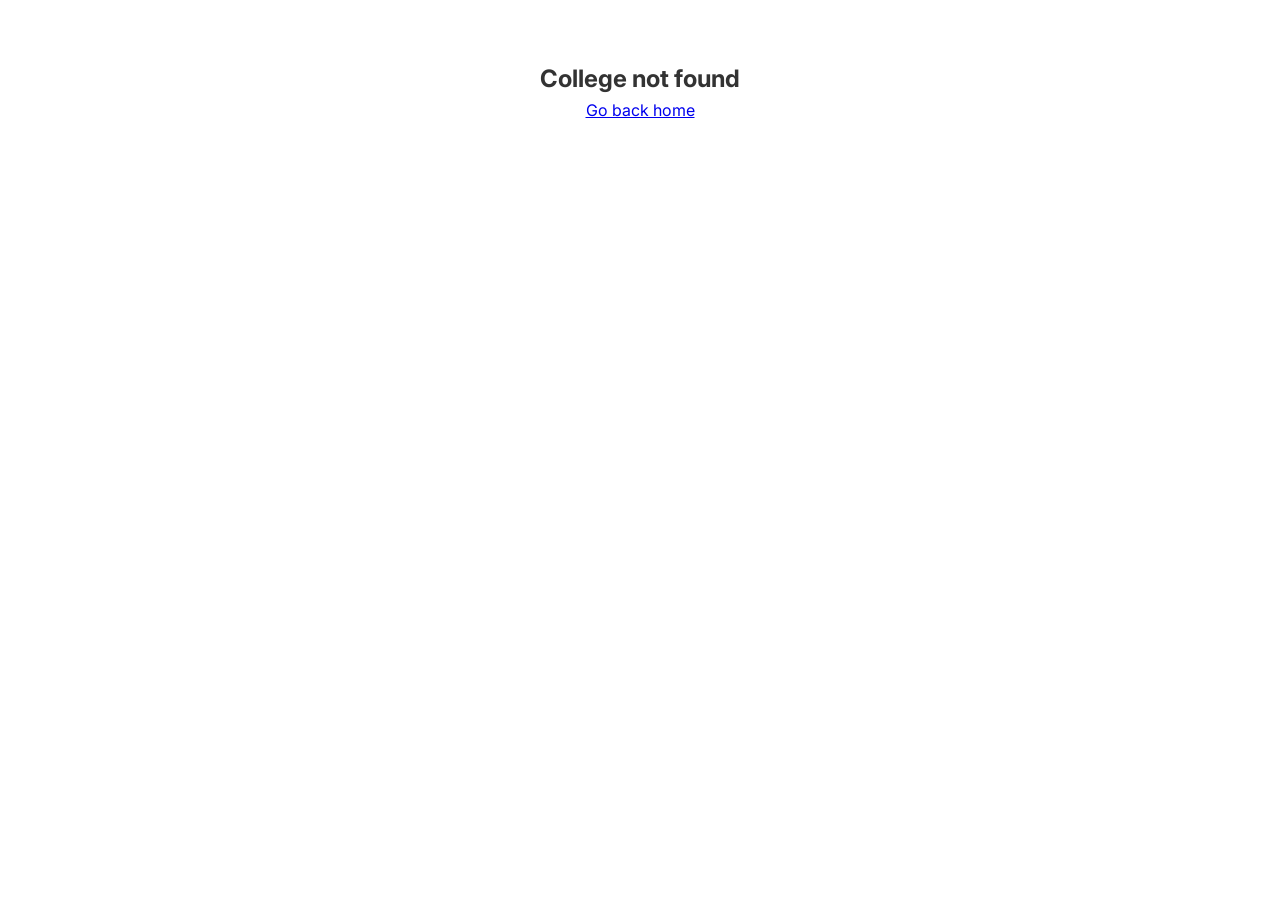
<file: college-detail.html>
<!DOCTYPE html>
<html lang="en">
<head>
    <meta charset="UTF-8">
    <meta name="viewport" content="width=device-width, initial-scale=1.0">
    <meta name="description" content="College Details - NSV Overseas">
    <title>College Details | NSV Overseas</title>
    <link href="https://cdnjs.cloudflare.com/ajax/libs/font-awesome/6.4.0/css/all.min.css" rel="stylesheet">
    <link href="https://fonts.googleapis.com/css2?family=Poppins:wght@300;400;500;600;700;800&family=Inter:wght@300;400;500;600;700&display=swap" rel="stylesheet">
    <link rel="stylesheet" href="styles.css">
    <style>
        .college-header {
            background: linear-gradient(135deg, #1a365d 0%, #2d5a8c 100%);
            color: white;
            padding: 40px 20px;
        }

        .college-header-content {
            display: flex;
            gap: 40px;
            align-items: flex-start;
            flex-wrap: wrap;
        }

        .college-logo {
            width: 200px;
            height: 200px;
            background: white;
            border-radius: 12px;
            display: flex;
            align-items: center;
            justify-content: center;
            overflow: hidden;
            flex-shrink: 0;
        }

        .college-logo img {
            width: 100%;
            height: 100%;
            object-fit: contain;
            padding: 10px;
        }

        .college-header-info {
            flex: 1;
            min-width: 300px;
        }

        .college-header-info h1 {
            font-size: 2.5rem;
            margin-bottom: 10px;
            font-weight: 800;
        }

        .college-header-info p {
            font-size: 1.1rem;
            opacity: 0.9;
            margin-bottom: 20px;
            line-height: 1.6;
        }

        .college-badges {
            display: flex;
            flex-wrap: wrap;
            gap: 15px;
            margin-top: 20px;
        }

        .badge {
            display: flex;
            align-items: center;
            gap: 8px;
            background: rgba(212, 175, 55, 0.2);
            padding: 12px 20px;
            border-radius: 6px;
            border: 1px solid #d4af37;
            font-weight: 600;
        }

        .college-details-container {
            display: grid;
            grid-template-columns: 2fr 1fr;
            gap: 40px;
            margin: 50px 0;
        }

        .detail-section {
            background: white;
            padding: 30px;
            border-radius: 12px;
            box-shadow: 0 4px 15px rgba(0,0,0,0.08);
        }

        .detail-section h2 {
            color: #1a365d;
            font-size: 1.8rem;
            margin-bottom: 20px;
            padding-bottom: 15px;
            border-bottom: 3px solid #d4af37;
        }

        .detail-section h3 {
            color: #1a365d;
            font-size: 1.3rem;
            margin-top: 25px;
            margin-bottom: 12px;
        }

        .detail-section p {
            color: #555;
            line-height: 1.8;
            margin-bottom: 15px;
        }

        .programs-list {
            display: grid;
            grid-template-columns: repeat(2, 1fr);
            gap: 12px;
            margin-bottom: 20px;
        }

        .program-item {
            background: #f9f9f9;
            padding: 12px 15px;
            border-left: 4px solid #d4af37;
            border-radius: 4px;
            color: #1a365d;
            font-weight: 500;
        }

        .features-list {
            list-style: none;
            padding: 0;
        }

        .features-list li {
            padding: 12px 0;
            padding-left: 30px;
            position: relative;
            color: #555;
            line-height: 1.6;
        }

        .features-list li:before {
            content: "✓";
            position: absolute;
            left: 0;
            color: #d4af37;
            font-weight: 700;
            font-size: 1.2rem;
        }

        .sidebar {
            display: flex;
            flex-direction: column;
            gap: 25px;
        }

        .info-card {
            background: white;
            padding: 25px;
            border-radius: 12px;
            box-shadow: 0 4px 15px rgba(0,0,0,0.08);
            border-top: 4px solid #d4af37;
        }

        .info-card h4 {
            color: #1a365d;
            font-size: 1rem;
            margin-bottom: 12px;
            text-transform: uppercase;
            font-weight: 700;
            letter-spacing: 0.5px;
        }

        .info-card p {
            color: #555;
            line-height: 1.6;
            font-size: 0.95rem;
        }

        .info-value {
            color: #1a365d;
            font-size: 1.3rem;
            font-weight: 700;
            margin-top: 10px;
        }

        .contact-buttons {
            display: flex;
            flex-direction: column;
            gap: 12px;
        }

        .btn-contact {
            display: flex;
            align-items: center;
            justify-content: center;
            gap: 10px;
            padding: 15px;
            border-radius: 8px;
            font-weight: 600;
            text-decoration: none;
            cursor: pointer;
            border: none;
            font-size: 0.95rem;
            transition: all 0.3s ease;
        }

        .btn-visit {
            background: #1a365d;
            color: white;
        }

        .btn-visit:hover {
            background: #d4af37;
            color: #1a365d;
        }

        .btn-counseling {
            background: #d4af37;
            color: #1a365d;
        }

        .btn-counseling:hover {
            background: #1a365d;
            color: white;
        }

        .back-button {
            display: inline-flex;
            align-items: center;
            gap: 8px;
            padding: 12px 24px;
            background: #1a365d;
            color: white;
            border-radius: 6px;
            text-decoration: none;
            font-weight: 600;
            margin-bottom: 30px;
            transition: all 0.3s ease;
        }

        .back-button:hover {
            background: #d4af37;
            color: #1a365d;
        }

        .faq-section {
            background: white;
            padding: 30px;
            border-radius: 12px;
            box-shadow: 0 4px 15px rgba(0,0,0,0.08);
            margin-top: 40px;
        }

        .faq-item {
            margin-bottom: 15px;
            border-bottom: 1px solid #eee;
        }

        .faq-question {
            background: #f9f9f9;
            padding: 15px;
            cursor: pointer;
            font-weight: 600;
            color: #1a365d;
            display: flex;
            justify-content: space-between;
            align-items: center;
            border-radius: 6px;
            margin-bottom: 5px;
            transition: all 0.3s ease;
        }

        .faq-question:hover {
            background: #f0f0f0;
        }

        .faq-answer {
            padding: 15px;
            color: #555;
            line-height: 1.6;
            display: none;
        }

        .faq-item.active .faq-answer {
            display: block;
        }

        @media (max-width: 1024px) {
            .college-details-container {
                grid-template-columns: 1fr;
            }
        }

        @media (max-width: 768px) {
            .college-header-content {
                flex-direction: column;
                gap: 20px;
            }

            .college-header-info h1 {
                font-size: 1.8rem;
            }

            .programs-list {
                grid-template-columns: 1fr;
            }
        }
    </style>
</head>
<body>
    <!-- Header & Navigation -->
    <header class="header">
        <div class="container">
            <div class="navbar">
                <div class="logo-section">
                    <div class="logo">
                        <img src="logo.svg" alt="NSV Overseas Logo" style="width: 50px; height: 50px; object-fit: contain;">
                    </div>
                    <div class="company-info">
                        <h2 class="company-name">NSV Overseas</h2>
                        <p class="tagline">Your Trusted Global Education Partner</p>
                    </div>
                </div>

                <button class="mobile-menu-toggle" id="mobileMenuToggle">
                    <i class="fas fa-bars"></i>
                </button>

                <nav class="navbar-menu" id="navbarMenu">
                    <a href="index.html" class="nav-link">Home</a>
                    <a href="index.html#services" class="nav-link">Services</a>
                    <a href="index.html#courses" class="nav-link">Courses</a>
                    <a href="index.html#education-loans" class="nav-link">Education Loans</a>
                    <a href="blogs.html" class="nav-link">Blogs</a>
                    <a href="referral.html" class="nav-link">Referrals</a>
                    <a href="index.html#contact" class="nav-link">Contact Us</a>
                    <a href="login.html" class="nav-link">Login / Register</a>
                </nav>
            </div>
        </div>
    </header>

    <!-- College Header -->
    <section class="college-header">
        <div class="container">
            <div class="college-header-content">
                <div class="college-logo">
                    <img id="collegeLogo" src="" alt="College Logo" onerror="this.parentElement.innerHTML='<i class=\"fas fa-university\" style=\"font-size:4rem;color:#1a365d;\"></i>'">
                </div>
                <div class="college-header-info">
                    <h1 id="collegeName">Loading...</h1>
                    <p id="collegeDescription">Loading college information...</p>
                    <div class="college-badges">
                        <span class="badge">
                            <i class="fas fa-calendar-alt"></i>
                            Founded: <span id="founded">-</span>
                        </span>
                        <span class="badge">
                            <i class="fas fa-map-marker-alt"></i>
                            <span id="city">-</span>
                        </span>
                        <span class="badge">
                            <i class="fas fa-award"></i>
                            <span id="ranking">-</span>
                        </span>
                    </div>
                </div>
            </div>
        </div>
    </section>

    <!-- College Details -->
    <section style="margin: 50px 0;">
        <div class="container">
            <a href="" class="back-button" id="backButton">
                <i class="fas fa-arrow-left"></i> Back to Colleges
            </a>

            <div class="college-details-container">
                <!-- Main Content -->
                <div>
                    <!-- Overview -->
                    <div class="detail-section">
                        <h2>Overview</h2>
                        <p id="detailDescription">Loading...</p>
                        <p id="type">-</p>
                        <p id="website">-</p>
                    </div>

                    <!-- Programs -->
                    <div class="detail-section">
                        <h2>Programs Offered</h2>
                        <div class="programs-list" id="programsList">
                            <!-- Will be populated by JS -->
                        </div>
                    </div>

                    <!-- Admission Requirements -->
                    <div class="detail-section">
                        <h2>Admission Requirements</h2>
                        <p id="admission">Loading...</p>
                    </div>

                    <!-- Features -->
                    <div class="detail-section">
                        <h2>Why Choose This University?</h2>
                        <ul class="features-list" id="featuresList">
                            <!-- Will be populated by JS -->
                        </ul>
                    </div>

                    <!-- FAQ Section -->
                    <div class="faq-section">
                        <h2 style="color: #1a365d; margin-bottom: 20px;">Frequently Asked Questions</h2>
                        <div class="faq-item">
                            <div class="faq-question" onclick="toggleFAQ(this)">
                                <span>What are the application deadlines?</span>
                                <i class="fas fa-chevron-down"></i>
                            </div>
                            <div class="faq-answer">
                                <p>Application deadlines vary by program and intake (Fall, Spring, Winter). Generally, Fall intake applications close by May-June, while Spring intake closes by November-December. We recommend starting your application process early to ensure all documents are submitted on time.</p>
                            </div>
                        </div>
                        <div class="faq-item">
                            <div class="faq-question" onclick="toggleFAQ(this)">
                                <span>Is financial aid available for international students?</span>
                                <i class="fas fa-chevron-down"></i>
                            </div>
                            <div class="faq-answer">
                                <p>Yes, many universities offer scholarships and financial aid to international students based on academic merit, financial need, or specific criteria. Merit-based scholarships often cover partial to full tuition. We can help you explore available options.</p>
                            </div>
                        </div>
                        <div class="faq-item">
                            <div class="faq-question" onclick="toggleFAQ(this)">
                                <span>What is the IELTS or TOEFL requirement?</span>
                                <i class="fas fa-chevron-down"></i>
                            </div>
                            <div class="faq-answer">
                                <p>English language requirements depend on your undergraduate degree. If you completed your degree in English, you may be exempt. Otherwise, IELTS (6.5-7.0) or TOEFL (90-100) is typically required. Some universities offer conditional admission with ESL programs.</p>
                            </div>
                        </div>
                        <div class="faq-item">
                            <div class="faq-question" onclick="toggleFAQ(this)">
                                <span>How do I apply for a student visa?</span>
                                <i class="fas fa-chevron-down"></i>
                            </div>
                            <div class="faq-answer">
                                <p>Once you receive an admission offer, the university provides documentation needed for visa application. Requirements typically include: acceptance letter, proof of financial support, passport, and health checks. We provide comprehensive visa guidance throughout the process.</p>
                            </div>
                        </div>
                        <div class="faq-item">
                            <div class="faq-question" onclick="toggleFAQ(this)">
                                <span>Can I work while studying?</span>
                                <i class="fas fa-chevron-down"></i>
                            </div>
                            <div class="faq-answer">
                                <p>Most countries allow international students to work part-time (15-20 hours/week) during studies and full-time during semester breaks. This helps offset living expenses. Specific work allowances vary by country and visa conditions.</p>
                            </div>
                        </div>
                    </div>
                </div>

                <!-- Sidebar -->
                <div class="sidebar">
                    <!-- Fees Info -->
                    <div class="info-card">
                        <h4>Tuition Fee</h4>
                        <p id="tuitionInfo">Loading...</p>
                        <div class="info-value" id="tuitionValue">-</div>
                    </div>

                    <!-- Accommodation -->
                    <div class="info-card">
                        <h4>Accommodation Cost</h4>
                        <p id="accommodationInfo">Loading...</p>
                        <div class="info-value" id="accommodationValue">-</div>
                    </div>

                    <!-- Student Population -->
                    <div class="info-card">
                        <h4>Student Life</h4>
                        <div class="info-value" id="studentLife">-</div>
                        <p style="margin-top: 10px; font-size: 0.9rem;">Vibrant community of students from around the world.</p>
                    </div>

                    <!-- Contact Buttons -->
                    <div class="contact-buttons">
                        <a href="" class="btn-contact btn-visit" id="visitBtn" target="_blank">
                            <i class="fas fa-globe"></i> Visit Official Website
                        </a>
                        <button class="btn-contact btn-counseling" onclick="bookCounseling()">
                            <i class="fas fa-calendar-check"></i> Book Free Counseling
                        </button>
                        <a href="https://wa.me/919885885847?text=Hi%20NSV%20Overseas%2C%20I%20am%20interested%20in%20this%20university" class="btn-contact" style="background: #25d366; color: white; text-decoration: none;">
                            <i class="fab fa-whatsapp"></i> WhatsApp Us
                        </a>
                    </div>
                </div>
            </div>
        </div>
    </section>

    <!-- Footer -->
    <footer class="footer">
        <div class="container">
            <div class="footer-content">
                <div class="footer-section">
                    <h4>NSV Overseas</h4>
                    <p>Your Trusted Global Education Partner</p>
                    <p>Making study abroad accessible and successful for every aspiring student.</p>
                </div>
                <div class="footer-section">
                    <h4>Quick Links</h4>
                    <ul>
                        <li><a href="index.html#services">Services</a></li>
                        <li><a href="index.html#courses">Courses</a></li>
                        <li><a href="blogs.html">Blogs</a></li>
                        <li><a href="referral.html">Referrals</a></li>
                    </ul>
                </div>
                <div class="footer-section">
                    <h4>Follow Us</h4>
                    <div class="social-links">
                        <a href="#" target="_blank"><i class="fab fa-facebook"></i></a>
                        <a href="#" target="_blank"><i class="fab fa-twitter"></i></a>
                        <a href="#" target="_blank"><i class="fab fa-linkedin"></i></a>
                        <a href="#" target="_blank"><i class="fab fa-instagram"></i></a>
                    </div>
                </div>
            </div>
            <div class="footer-bottom">
                <p>&copy; 2024 NSV Overseas. All Rights Reserved.</p>
            </div>
        </div>
    </footer>

    <script src="data.js"></script>
    <script>
        // Get college ID from URL
        function getCollegeIdFromURL() {
            const params = new URLSearchParams(window.location.search);
            return params.get('college');
        }

        // Load and display college details
        function loadCollegeDetails() {
            const collegeId = getCollegeIdFromURL();
            const college = getCollegeDetails(collegeId);

            if (!college) {
                document.body.innerHTML = '<div style="text-align:center;padding:60px 20px;"><h2>College not found</h2><p><a href="index.html">Go back home</a></p></div>';
                return;
            }

            // Update header
            document.getElementById('collegeName').textContent = college.name;
            document.getElementById('collegeDescription').textContent = college.description;
            document.getElementById('collegeLogo').src = college.logo;
            document.getElementById('founded').textContent = college.founded;
            document.getElementById('city').textContent = college.city;
            document.getElementById('ranking').textContent = college.ranking;

            // Update main content
            document.getElementById('detailDescription').textContent = college.description;
            document.getElementById('type').innerHTML = `<strong>Type:</strong> ${college.type}`;
            document.getElementById('website').innerHTML = `<strong>Website:</strong> <a href="${college.website}" target="_blank" style="color:#d4af37;">${college.website}</a>`;
            document.getElementById('admission').textContent = college.admission;

            // Programs
            const programsList = document.getElementById('programsList');
            programsList.innerHTML = college.programs.map(prog => `<div class="program-item"><i class="fas fa-check-circle"></i> ${prog}</div>`).join('');

            // Features
            const featuresList = document.getElementById('featuresList');
            featuresList.innerHTML = college.features.map(feat => `<li>${feat}</li>`).join('');

            // Fees
            document.getElementById('tuitionValue').textContent = college.tuitionFee;
            document.getElementById('accommodationValue').textContent = college.accommodation;
            document.getElementById('studentLife').textContent = college.studentLife;

            // Buttons
            document.getElementById('visitBtn').href = college.website;
            document.getElementById('backButton').href = `country-detail.html?country=${college.country}`;

            // Setup mobile menu toggle
            document.getElementById('mobileMenuToggle').addEventListener('click', () => {
                const menu = document.getElementById('navbarMenu');
                menu.style.display = menu.style.display === 'none' ? 'flex' : 'none';
            });
        }

        // Toggle FAQ
        function toggleFAQ(element) {
            element.parentElement.classList.toggle('active');
            const icon = element.querySelector('i');
            icon.style.transform = icon.style.transform === 'rotate(180deg)' ? 'rotate(0deg)' : 'rotate(180deg)';
        }

        // Book counseling
        function bookCounseling() {
            window.location.href = 'index.html';
            setTimeout(() => {
                document.getElementById('counsellingModal').style.display = 'block';
            }, 500);
        }

        // Initialize on load
        window.addEventListener('load', loadCollegeDetails);
    </script>
</body>
</html>
</file>
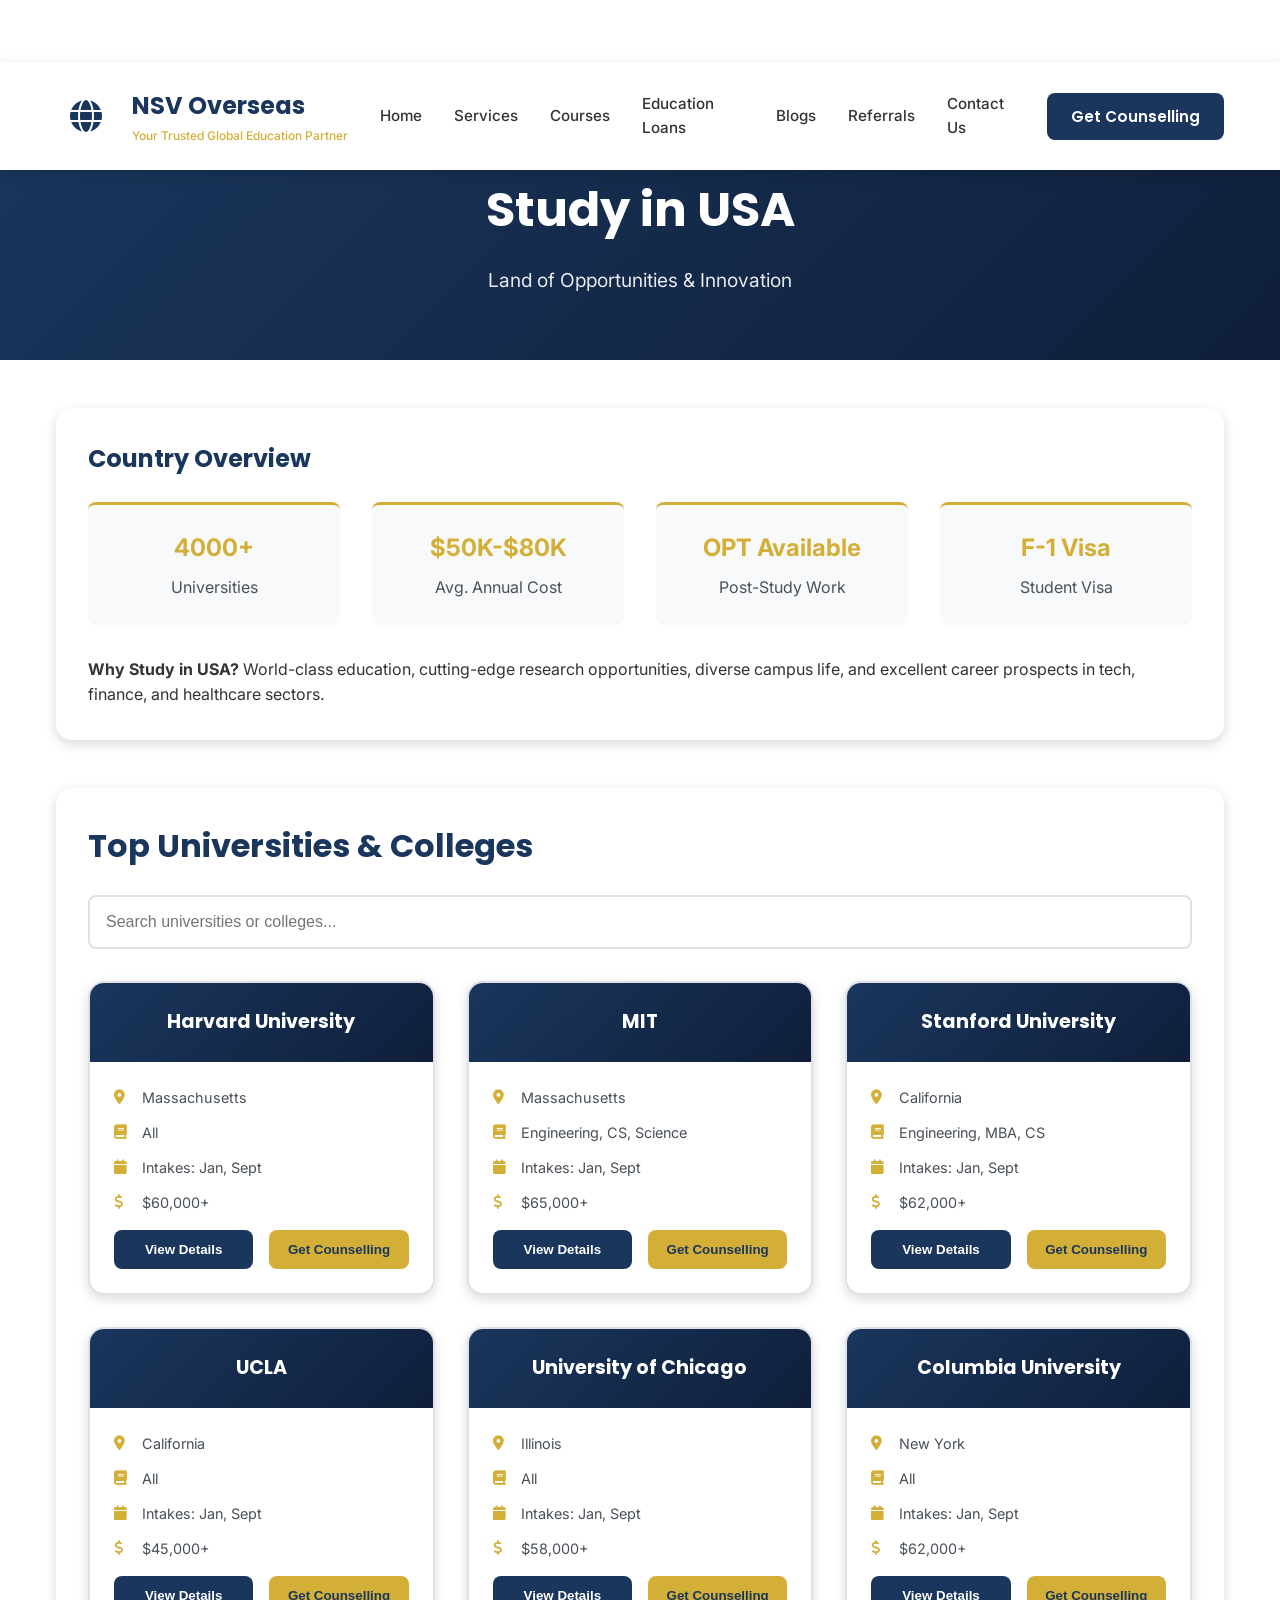
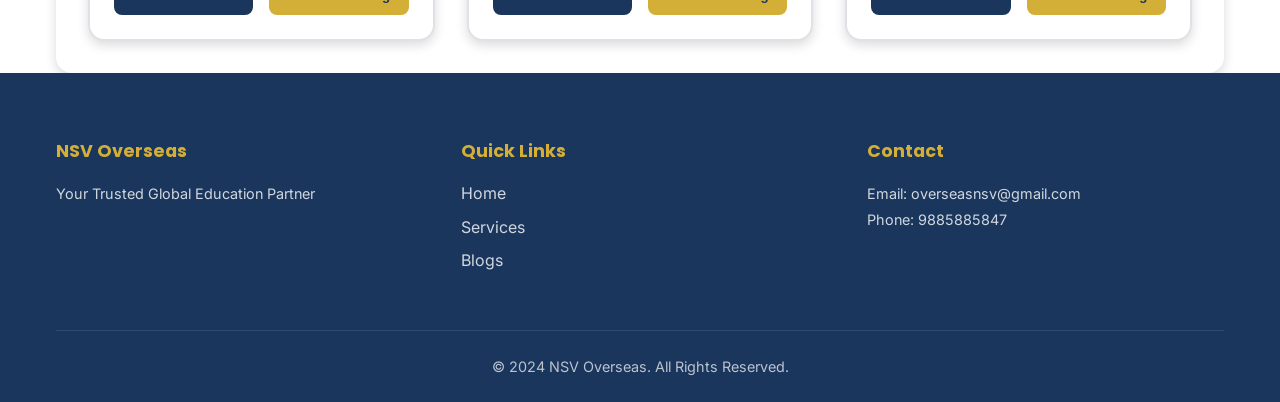
<file: country-detail-new.html>
<!DOCTYPE html>
<html lang="en">
<head>
    <meta charset="UTF-8">
    <meta name="viewport" content="width=device-width, initial-scale=1.0">
    <meta name="description" content="Study in _____ - Universities, courses, visa requirements, and career opportunities">
    <meta name="author" content="NSV Overseas">
    <title>Study Abroad - NSV Overseas</title>
    <link href="https://cdnjs.cloudflare.com/ajax/libs/font-awesome/6.4.0/css/all.min.css" rel="stylesheet">
    <link href="https://fonts.googleapis.com/css2?family=Poppins:wght@300;400;500;600;700;800&family=Inter:wght@300;400;500;600;700&display=swap" rel="stylesheet">
    <link rel="stylesheet" href="styles.css">
    <style>
        .country-banner {
            background: linear-gradient(135deg, var(--primary-color), #0f1f3a);
            color: white;
            padding: 4rem 2rem;
            text-align: center;
            margin-bottom: 3rem;
        }

        .country-banner h1 {
            font-size: 3rem;
            margin-bottom: 1rem;
            font-family: var(--font-primary);
        }

        .country-banner p {
            font-size: 1.2rem;
            opacity: 0.9;
        }

        .country-overview {
            background: white;
            padding: 2rem;
            border-radius: var(--border-radius-lg);
            box-shadow: var(--shadow-md);
            margin-bottom: 3rem;
            max-width: 1200px;
            margin-left: auto;
            margin-right: auto;
        }

        .overview-grid {
            display: grid;
            grid-template-columns: repeat(auto-fit, minmax(200px, 1fr));
            gap: 2rem;
            margin-bottom: 2rem;
        }

        .overview-stat {
            text-align: center;
            padding: 1.5rem;
            background: var(--light-gray);
            border-radius: var(--border-radius);
            border-top: 3px solid var(--secondary-color);
        }

        .overview-stat h3 {
            color: var(--secondary-color);
            font-size: 1.5rem;
            margin-bottom: 0.5rem;
        }

        .overview-stat p {
            color: var(--dark-gray);
        }

        .country-container {
            max-width: 1200px;
            margin: 0 auto;
            padding: 0 1rem;
        }

        .colleges-section {
            background: white;
            padding: 2rem;
            border-radius: var(--border-radius-lg);
            box-shadow: var(--shadow-md);
        }

        .colleges-section h2 {
            color: var(--primary-color);
            margin-bottom: 1.5rem;
            font-family: var(--font-primary);
            font-size: 2rem;
        }

        .college-search {
            margin-bottom: 2rem;
        }

        .college-search input {
            width: 100%;
            padding: 1rem;
            border: 2px solid var(--border-color);
            border-radius: var(--border-radius);
            font-size: 1rem;
            transition: all var(--transition-speed);
        }

        .college-search input:focus {
            outline: none;
            border-color: var(--secondary-color);
            box-shadow: 0 0 0 3px rgba(212,175,55,0.1);
        }

        .colleges-grid {
            display: grid;
            grid-template-columns: repeat(auto-fill, minmax(300px, 1fr));
            gap: 2rem;
        }

        .college-card {
            background: white;
            border-radius: var(--border-radius-lg);
            overflow: hidden;
            box-shadow: var(--shadow-md);
            transition: all var(--transition-speed);
            cursor: pointer;
            border: 2px solid var(--border-color);
        }

        .college-card:hover {
            transform: translateY(-5px);
            box-shadow: var(--shadow-lg);
            border-color: var(--secondary-color);
        }

        .college-header {
            background: linear-gradient(135deg, var(--primary-color), #0f1f3a);
            color: white;
            padding: 1.5rem;
            text-align: center;
        }

        .college-header h3 {
            margin: 0;
            font-size: 1.2rem;
            font-family: var(--font-primary);
        }

        .college-content {
            padding: 1.5rem;
        }

        .college-info {
            display: flex;
            align-items: center;
            gap: 0.5rem;
            margin-bottom: 0.75rem;
            color: var(--dark-gray);
            font-size: 0.9rem;
        }

        .college-info i {
            color: var(--secondary-color);
            width: 20px;
        }

        .college-actions {
            display: flex;
            gap: 1rem;
            margin-top: 1rem;
        }

        .college-actions button {
            flex: 1;
            padding: 0.75rem;
            border: none;
            border-radius: var(--border-radius);
            cursor: pointer;
            font-weight: 600;
            transition: all var(--transition-speed);
        }

        .college-actions .btn-primary {
            background: var(--primary-color);
            color: white;
        }

        .college-actions .btn-secondary {
            background: var(--secondary-color);
            color: var(--primary-color);
        }

        .college-actions button:hover {
            transform: translateY(-2px);
            box-shadow: var(--shadow-md);
        }

        .no-results {
            text-align: center;
            padding: 2rem;
            color: var(--dark-gray);
        }
    </style>
</head>
<body>
    <!-- Header -->
    <header class="header">
        <div class="container">
            <div class="navbar">
                <div class="logo-section">
                    <div class="logo">
                        <i class="fas fa-globe" style="font-size: 2rem; color: var(--primary-color);"></i>
                    </div>
                    <div class="company-info">
                        <h2 class="company-name">NSV Overseas</h2>
                        <p class="tagline">Your Trusted Global Education Partner</p>
                    </div>
                </div>

                <button class="mobile-menu-toggle" id="mobileMenuToggle">
                    <i class="fas fa-bars"></i>
                </button>

                <nav class="navbar-menu" id="navbarMenu">
                    <a href="index.html" class="nav-link">Home</a>
                    <a href="index.html#services" class="nav-link">Services</a>
                    <a href="index.html#courses" class="nav-link">Courses</a>
                    <a href="index.html#education-loans" class="nav-link">Education Loans</a>
                    <a href="blogs.html" class="nav-link">Blogs</a>
                    <a href="referral.html" class="nav-link">Referrals</a>
                    <a href="index.html#contact" class="nav-link">Contact Us</a>
                </nav>

                <button class="btn btn-primary" onclick="window.location.href='index.html#contact'">Get Counselling</button>
            </div>
        </div>
    </header>

    <!-- Country Banner -->
    <div class="country-banner" id="countryBanner">
        <h1 id="countryName">Country</h1>
        <p id="countryTagline">Explore opportunities to study abroad</p>
    </div>

    <!-- Country Overview -->
    <div class="country-container">
        <div class="country-overview" id="countryOverview">
            <h2 style="color: var(--primary-color); margin-bottom: 1.5rem; font-family: var(--font-primary);">Country Overview</h2>
            <div id="overviewContent"></div>
        </div>

        <!-- Colleges Section -->
        <div class="colleges-section">
            <h2>Top Universities & Colleges</h2>
            <div class="college-search">
                <input type="text" id="collegeSearch" placeholder="Search universities or colleges..." onkeyup="filterColleges()">
            </div>
            <div class="colleges-grid" id="collegesGrid"></div>
        </div>
    </div>

    <!-- Footer -->
    <footer class="footer">
        <div class="container">
            <div class="footer-content">
                <div class="footer-section">
                    <h4>NSV Overseas</h4>
                    <p>Your Trusted Global Education Partner</p>
                </div>
                <div class="footer-section">
                    <h4>Quick Links</h4>
                    <ul>
                        <li><a href="index.html">Home</a></li>
                        <li><a href="index.html#services">Services</a></li>
                        <li><a href="blogs.html">Blogs</a></li>
                    </ul>
                </div>
                <div class="footer-section">
                    <h4>Contact</h4>
                    <p>Email: overseasnsv@gmail.com</p>
                    <p>Phone: 9885885847</p>
                </div>
            </div>
            <div class="footer-bottom">
                <p>&copy; 2024 NSV Overseas. All Rights Reserved.</p>
            </div>
        </div>
    </footer>

    <!-- Notification -->
    <div class="notification" id="notification"></div>

    <script src="script.js"></script>
    <script>
        const countryDatabase = {
            'USA': {
                tagline: 'Land of Opportunities & Innovation',
                overview: `
                    <div class="overview-grid">
                        <div class="overview-stat">
                            <h3>4000+</h3>
                            <p>Universities</p>
                        </div>
                        <div class="overview-stat">
                            <h3>$50K-$80K</h3>
                            <p>Avg. Annual Cost</p>
                        </div>
                        <div class="overview-stat">
                            <h3>OPT Available</h3>
                            <p>Post-Study Work</p>
                        </div>
                        <div class="overview-stat">
                            <h3>F-1 Visa</h3>
                            <p>Student Visa</p>
                        </div>
                    </div>
                    <p><strong>Why Study in USA?</strong> World-class education, cutting-edge research opportunities, diverse campus life, and excellent career prospects in tech, finance, and healthcare sectors.</p>
                `,
                colleges: [
                    { name: 'Harvard University', location: 'Massachusetts', courses: 'All', intakes: 'Jan, Sept', fees: '$60,000+' },
                    { name: 'MIT', location: 'Massachusetts', courses: 'Engineering, CS, Science', intakes: 'Jan, Sept', fees: '$65,000+' },
                    { name: 'Stanford University', location: 'California', courses: 'Engineering, MBA, CS', intakes: 'Jan, Sept', fees: '$62,000+' },
                    { name: 'UCLA', location: 'California', courses: 'All', intakes: 'Jan, Sept', fees: '$45,000+' },
                    { name: 'University of Chicago', location: 'Illinois', courses: 'All', intakes: 'Jan, Sept', fees: '$58,000+' },
                    { name: 'Columbia University', location: 'New York', courses: 'All', intakes: 'Jan, Sept', fees: '$62,000+' }
                ]
            },
            'UK': {
                tagline: 'Prestigious Education with Global Recognition',
                overview: `
                    <div class="overview-grid">
                        <div class="overview-stat">
                            <h3>180+</h3>
                            <p>Universities</p>
                        </div>
                        <div class="overview-stat">
                            <h3>£15K-£35K</h3>
                            <p>Avg. Annual Cost</p>
                        </div>
                        <div class="overview-stat">
                            <h3>Post-Study</h3>
                            <p>2-Year Work Visa</p>
                        </div>
                        <div class="overview-stat">
                            <h3>Tier 4 Visa</h3>
                            <p>Student Visa</p>
                        </div>
                    </div>
                    <p><strong>Why Study in UK?</strong> Historic institutions, quality education, international recognition, generous post-study work visas, and vibrant student communities.</p>
                `,
                colleges: [
                    { name: 'University of Oxford', location: 'Oxford', courses: 'All', intakes: 'Jan, Sept', fees: '£25,000+' },
                    { name: 'University of Cambridge', location: 'Cambridge', courses: 'All', intakes: 'Jan, Sept', fees: '£28,000+' },
                    { name: 'London School of Economics', location: 'London', courses: 'Business, Economics, Law', intakes: 'Jan, Sept', fees: '£30,000+' },
                    { name: 'Imperial College London', location: 'London', courses: 'Engineering, Science, MBA', intakes: 'Jan, Sept', fees: '£32,000+' },
                    { name: 'University of Manchester', location: 'Manchester', courses: 'All', intakes: 'Jan, Sept', fees: '£18,000+' },
                    { name: 'University of Edinburgh', location: 'Edinburgh', courses: 'All', intakes: 'Jan, Sept', fees: '£20,000+' }
                ]
            },
            'Canada': {
                tagline: 'Quality Education & Excellent Post-Study Work',
                overview: `
                    <div class="overview-grid">
                        <div class="overview-stat">
                            <h3>200+</h3>
                            <p>Universities</p>
                        </div>
                        <div class="overview-stat">
                            <h3>CAD 20K-40K</h3>
                            <p>Avg. Annual Cost</p>
                        </div>
                        <div class="overview-stat">
                            <h3>3-Year Work Visa</h3>
                            <p>Post-Study Options</p>
                        </div>
                        <div class="overview-stat">
                            <h3>Study Permit</h3>
                            <p>Student Visa</p>
                        </div>
                    </div>
                    <p><strong>Why Study in Canada?</strong> Affordable tuition, welcoming to international students, excellent universities, high post-study work visa duration, and pathway to permanent residency.</p>
                `,
                colleges: [
                    { name: 'University of Toronto', location: 'Toronto', courses: 'All', intakes: 'Jan, Sept', fees: 'CAD 30,000+' },
                    { name: 'UBC (University of British Columbia)', location: 'Vancouver', courses: 'All', intakes: 'Jan, Sept', fees: 'CAD 28,000+' },
                    { name: 'McGill University', location: 'Montreal', courses: 'All', intakes: 'Jan, Sept', fees: 'CAD 25,000+' },
                    { name: 'McMaster University', location: 'Hamilton', courses: 'Engineering, Health Sciences', intakes: 'Jan, Sept', fees: 'CAD 20,000+' },
                    { name: 'Waterloo University', location: 'Waterloo', courses: 'Engineering, CS, Math', intakes: 'Jan, Sept', fees: 'CAD 35,000+' },
                    { name: 'Alberta University', location: 'Edmonton', courses: 'All', intakes: 'Jan, Sept', fees: 'CAD 18,000+' }
                ]
            },
            'Australia': {
                tagline: 'World-Class Education with Amazing Lifestyle',
                overview: `
                    <div class="overview-grid">
                        <div class="overview-stat">
                            <h3>43</h3>
                            <p>Universities</p>
                        </div>
                        <div class="overview-stat">
                            <h3>AUD 25K-45K</h3>
                            <p>Avg. Annual Cost</p>
                        </div>
                        <div class="overview-stat">
                            <h3>2-3 Year Work Visa</h3>
                            <p>Post-Study Options</p>
                        </div>
                        <div class="overview-stat">
                            <h3>Student Visa</h3>
                            <p>Subclass 500</p>
                        </div>
                    </div>
                    <p><strong>Why Study in Australia?</strong> Top-ranked universities, high quality of life, part-time work allowed, excellent post-study work options, and beautiful environment.</p>
                `,
                colleges: [
                    { name: 'University of Melbourne', location: 'Melbourne', courses: 'All', intakes: 'Feb, July', fees: 'AUD 40,000+' },
                    { name: 'University of Sydney', location: 'Sydney', courses: 'All', intakes: 'Feb, July', fees: 'AUD 38,000+' },
                    { name: 'Australian National University', location: 'Canberra', courses: 'All', intakes: 'Feb, July', fees: 'AUD 42,000+' },
                    { name: 'UNSW Sydney', location: 'Sydney', courses: 'Engineering, Business, Science', intakes: 'Feb, July', fees: 'AUD 45,000+' },
                    { name: 'Monash University', location: 'Melbourne', courses: 'All', intakes: 'Feb, July', fees: 'AUD 35,000+' },
                    { name: 'University of Queensland', location: 'Brisbane', courses: 'All', intakes: 'Feb, July', fees: 'AUD 38,000+' }
                ]
            }
        };

        let currentCountry = '';
        let allColleges = [];

        document.addEventListener('DOMContentLoaded', () => {
            loadCountryData();
            setupMobileMenu();
        });

        function loadCountryData() {
            const params = new URLSearchParams(window.location.search);
            currentCountry = params.get('country') || 'USA';

            if (!countryDatabase[currentCountry]) {
                currentCountry = 'USA';
            }

            const countryData = countryDatabase[currentCountry];

            // Update banner
            document.getElementById('countryName').textContent = `Study in ${currentCountry}`;
            document.getElementById('countryTagline').textContent = countryData.tagline;

            // Update overview
            document.getElementById('overviewContent').innerHTML = countryData.overview;

            // Load colleges
            allColleges = countryData.colleges;
            displayColleges(allColleges);
        }

        function displayColleges(colleges) {
            const grid = document.getElementById('collegesGrid');

            if (colleges.length === 0) {
                grid.innerHTML = '<div class="no-results" style="grid-column: 1/-1;"><p>No colleges found matching your search.</p></div>';
                return;
            }

            grid.innerHTML = colleges.map(college => `
                <div class="college-card" onclick="window.location.href='college-detail.html?college=${encodeURIComponent(college.name)}&country=${encodeURIComponent(currentCountry)}'">
                    <div class="college-header">
                        <h3>${college.name}</h3>
                    </div>
                    <div class="college-content">
                        <div class="college-info">
                            <i class="fas fa-map-marker-alt"></i>
                            <span>${college.location}</span>
                        </div>
                        <div class="college-info">
                            <i class="fas fa-book"></i>
                            <span>${college.courses}</span>
                        </div>
                        <div class="college-info">
                            <i class="fas fa-calendar"></i>
                            <span>Intakes: ${college.intakes}</span>
                        </div>
                        <div class="college-info">
                            <i class="fas fa-dollar-sign"></i>
                            <span>${college.fees}</span>
                        </div>
                        <div class="college-actions">
                            <button class="btn-primary">View Details</button>
                            <button class="btn-secondary">Get Counselling</button>
                        </div>
                    </div>
                </div>
            `).join('');
        }

        function filterColleges() {
            const searchTerm = document.getElementById('collegeSearch').value.toLowerCase();
            const filtered = allColleges.filter(college =>
                college.name.toLowerCase().includes(searchTerm) ||
                college.location.toLowerCase().includes(searchTerm) ||
                college.courses.toLowerCase().includes(searchTerm)
            );
            displayColleges(filtered);
        }
    </script>
</body>
</html>
</file>
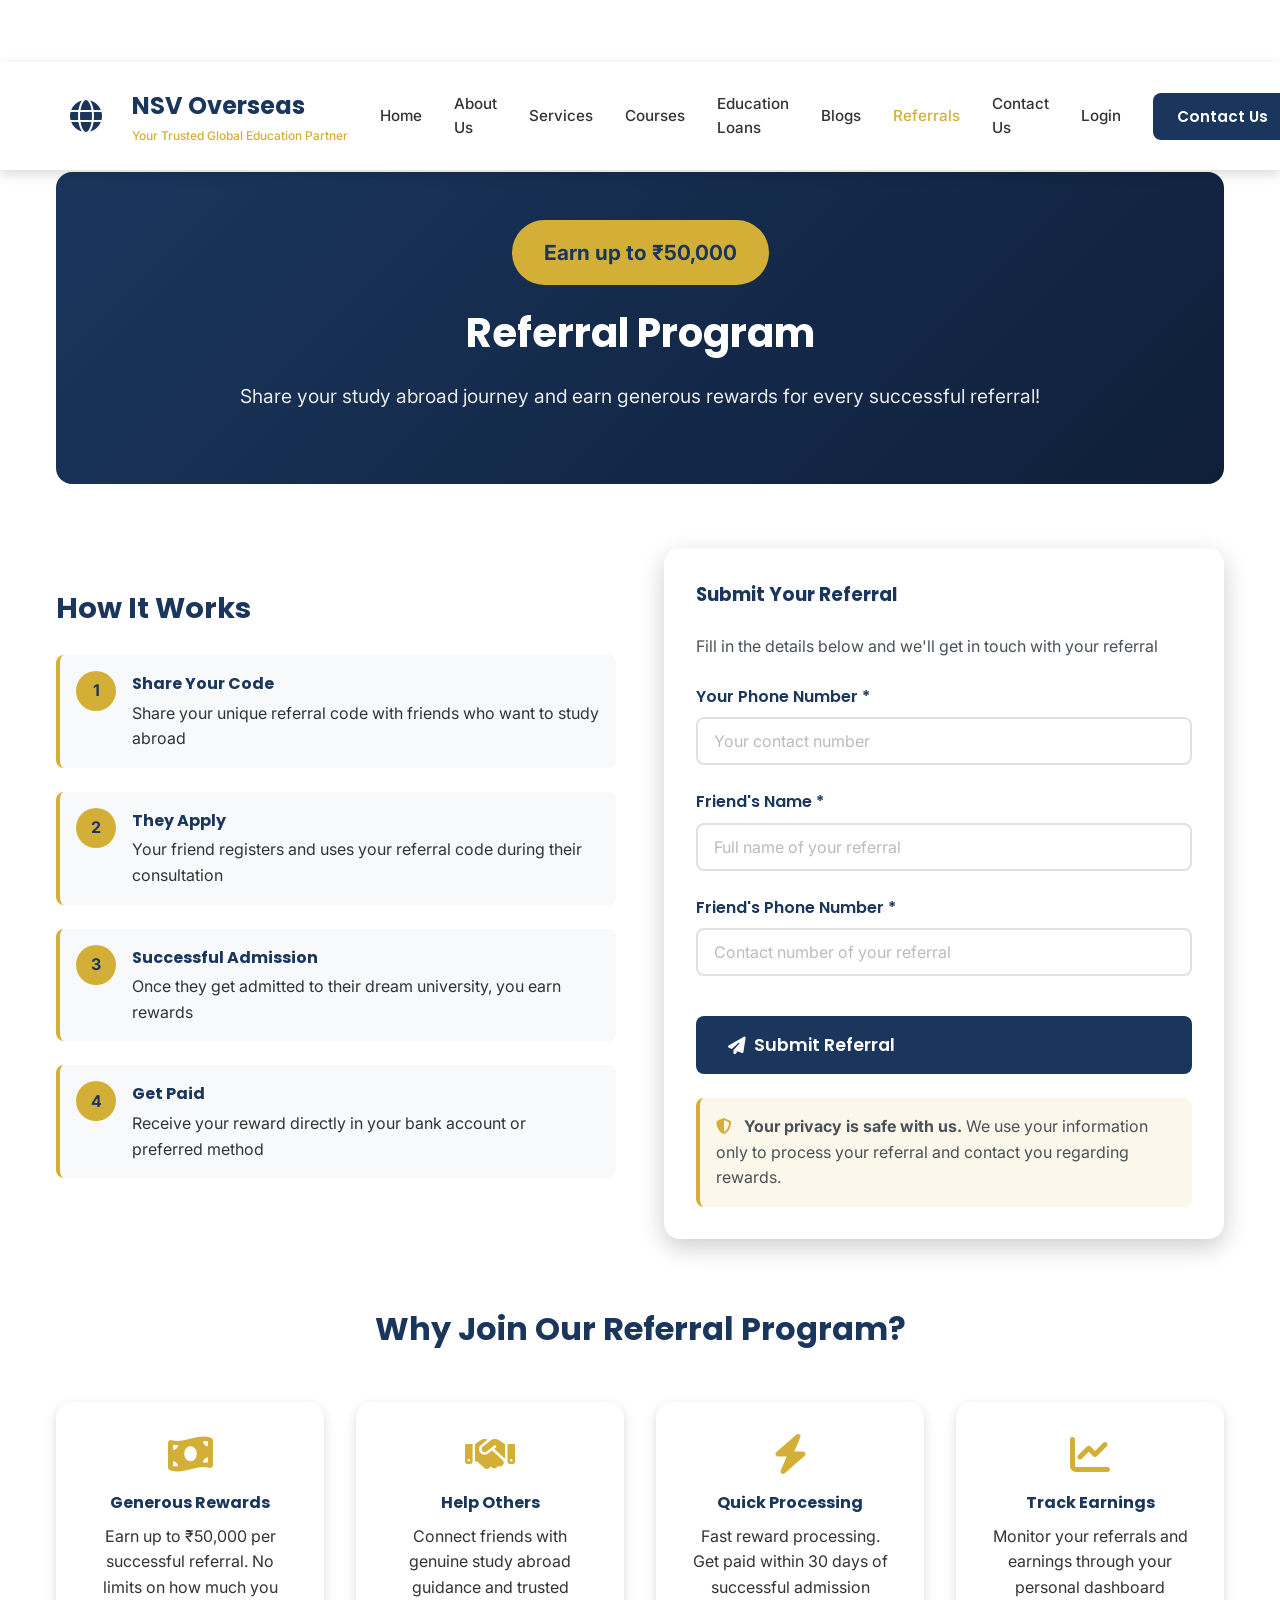
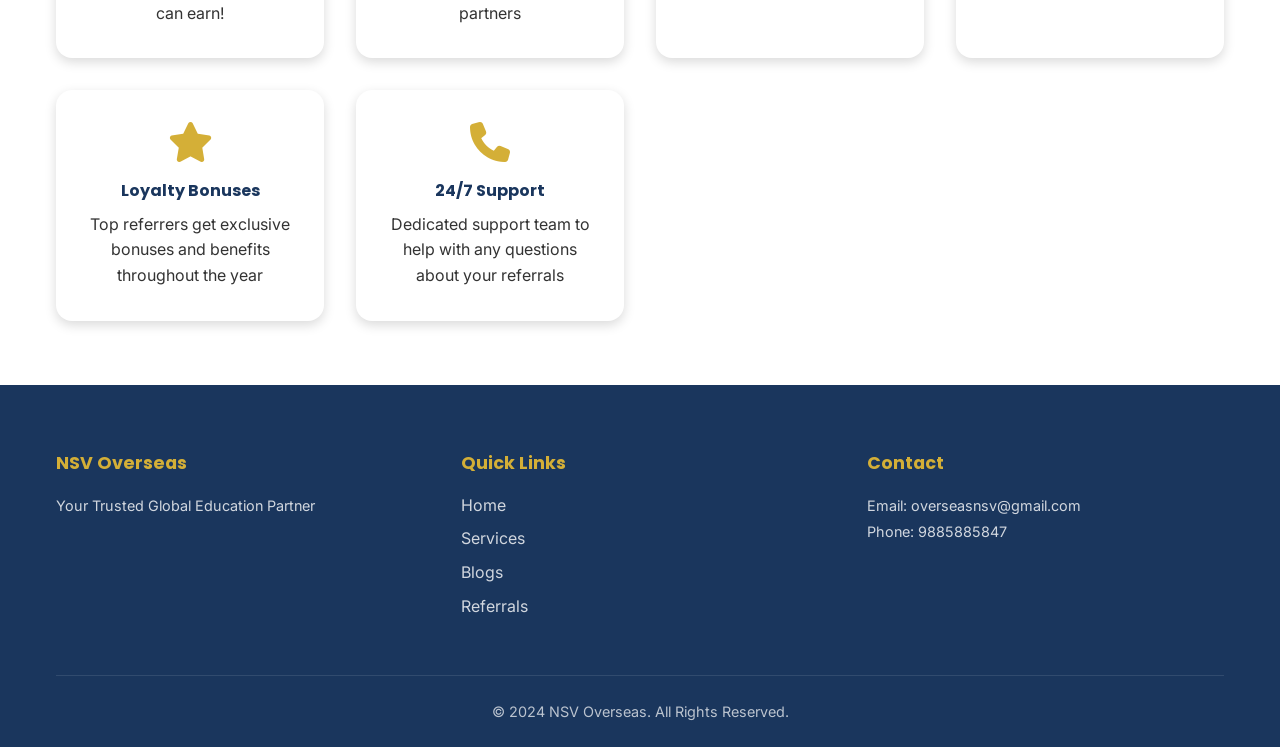
<file: referral-page.html>
<!DOCTYPE html>
<html lang="en">
<head>
    <meta charset="UTF-8">
    <meta name="viewport" content="width=device-width, initial-scale=1.0">
    <meta name="description" content="Referral Program - Earn Up to ₹50,000 | NSV Overseas">
    <meta name="keywords" content="Referral, Earn Money, Study Abroad Referral Program">
    <meta name="author" content="NSV Overseas">
    <title>Referral Program - Earn Money | NSV Overseas</title>
    <link href="https://cdnjs.cloudflare.com/ajax/libs/font-awesome/6.4.0/css/all.min.css" rel="stylesheet">
    <link href="https://fonts.googleapis.com/css2?family=Poppins:wght@300;400;500;600;700;800&family=Inter:wght@300;400;500;600;700&display=swap" rel="stylesheet">
    <link rel="stylesheet" href="styles.css">
    <style>
        .referral-container {
            max-width: 1200px;
            margin: 0 auto;
            padding: 4rem 1rem;
        }

        .referral-hero {
            text-align: center;
            margin-bottom: 4rem;
            background: linear-gradient(135deg, var(--primary-color), #0f1f3a);
            color: white;
            padding: 3rem;
            border-radius: var(--border-radius-lg);
        }

        .referral-hero h1 {
            font-size: 2.5rem;
            margin-bottom: 1rem;
            font-family: var(--font-primary);
        }

        .referral-hero .subtitle {
            font-size: 1.2rem;
            margin-bottom: 1.5rem;
            opacity: 0.9;
        }

        .earning-badge {
            display: inline-block;
            background: var(--secondary-color);
            color: var(--primary-color);
            padding: 1rem 2rem;
            border-radius: 50px;
            font-size: 1.3rem;
            font-weight: 700;
            margin-bottom: 1rem;
        }

        .referral-content {
            display: grid;
            grid-template-columns: 1fr 1fr;
            gap: 3rem;
            margin-bottom: 3rem;
            align-items: center;
        }

        .referral-info h2 {
            color: var(--primary-color);
            margin-bottom: 1.5rem;
            font-family: var(--font-primary);
            font-size: 1.8rem;
        }

        .referral-steps {
            list-style: none;
            padding: 0;
        }

        .referral-steps li {
            display: flex;
            gap: 1rem;
            margin-bottom: 1.5rem;
            padding: 1rem;
            background: var(--light-gray);
            border-radius: var(--border-radius);
            border-left: 4px solid var(--secondary-color);
        }

        .referral-steps .step-number {
            background: var(--secondary-color);
            color: var(--primary-color);
            width: 40px;
            height: 40px;
            border-radius: 50%;
            display: flex;
            align-items: center;
            justify-content: center;
            font-weight: 700;
            flex-shrink: 0;
        }

        .referral-steps .step-content h4 {
            color: var(--primary-color);
            margin-bottom: 0.25rem;
            font-family: var(--font-primary);
        }

        .referral-form-box {
            background: white;
            padding: 2rem;
            border-radius: var(--border-radius-lg);
            box-shadow: var(--shadow-lg);
        }

        .referral-form-box h3 {
            color: var(--primary-color);
            margin-bottom: 1.5rem;
            font-family: var(--font-primary);
        }

        .form-group {
            margin-bottom: 1.5rem;
        }

        .form-group label {
            display: block;
            margin-bottom: 0.5rem;
            color: var(--primary-color);
            font-weight: 600;
            font-family: var(--font-primary);
        }

        .form-group input {
            width: 100%;
            padding: 0.75rem 1rem;
            border: 2px solid var(--border-color);
            border-radius: var(--border-radius);
            font-size: 1rem;
            transition: all var(--transition-speed);
        }

        .form-group input:focus {
            outline: none;
            border-color: var(--secondary-color);
            box-shadow: 0 0 0 3px rgba(212,175,55,0.1);
        }

        .form-group input::placeholder {
            color: #bbb;
        }

        .trust-note {
            background: rgba(212,175,55,0.1);
            border-left: 4px solid var(--secondary-color);
            padding: 1rem;
            border-radius: var(--border-radius);
            margin-top: 1.5rem;
            color: var(--dark-gray);
        }

        .trust-note i {
            color: var(--secondary-color);
            margin-right: 0.5rem;
        }

        .benefits-grid {
            display: grid;
            grid-template-columns: repeat(auto-fit, minmax(250px, 1fr));
            gap: 2rem;
            margin-top: 3rem;
        }

        .benefit-card {
            background: white;
            padding: 2rem;
            border-radius: var(--border-radius-lg);
            box-shadow: var(--shadow-md);
            text-align: center;
            transition: all var(--transition-speed);
        }

        .benefit-card:hover {
            transform: translateY(-5px);
            box-shadow: var(--shadow-lg);
        }

        .benefit-card i {
            font-size: 2.5rem;
            color: var(--secondary-color);
            margin-bottom: 1rem;
        }

        .benefit-card h4 {
            color: var(--primary-color);
            margin-bottom: 0.5rem;
            font-family: var(--font-primary);
        }

        @media (max-width: 768px) {
            .referral-content {
                grid-template-columns: 1fr;
            }

            .referral-hero h1 {
                font-size: 1.8rem;
            }

            .referral-hero .subtitle {
                font-size: 1rem;
            }
        }
    </style>
</head>
<body>
    <!-- Header -->
    <header class="header">
        <div class="container">
            <div class="navbar">
                <div class="logo-section">
                    <div class="logo">
                        <i class="fas fa-globe" style="font-size: 2rem; color: var(--primary-color);"></i>
                    </div>
                    <div class="company-info">
                        <h2 class="company-name">NSV Overseas</h2>
                        <p class="tagline">Your Trusted Global Education Partner</p>
                    </div>
                </div>

                <button class="mobile-menu-toggle" id="mobileMenuToggle">
                    <i class="fas fa-bars"></i>
                </button>

                <nav class="navbar-menu" id="navbarMenu">
                    <a href="index.html" class="nav-link">Home</a>
                    <a href="index.html#about" class="nav-link">About Us</a>
                    <a href="index.html#services" class="nav-link">Services</a>
                    <a href="index.html#courses" class="nav-link">Courses</a>
                    <a href="index.html#education-loans" class="nav-link">Education Loans</a>
                    <a href="blogs.html" class="nav-link">Blogs</a>
                    <a href="referral.html" class="nav-link active">Referrals</a>
                    <a href="index.html#contact" class="nav-link">Contact Us</a>
                    <a href="login.html" class="nav-link">Login</a>
                </nav>

                <button class="btn btn-primary" onclick="window.location.href='index.html#contact'">Contact Us</button>
            </div>
        </div>
    </header>

    <!-- Main Content -->
    <div class="referral-container">
        <div class="referral-hero">
            <div class="earning-badge">Earn up to ₹50,000</div>
            <h1>Referral Program</h1>
            <p class="subtitle">Share your study abroad journey and earn generous rewards for every successful referral!</p>
        </div>

        <div class="referral-content">
            <!-- Referral Information -->
            <div class="referral-info">
                <h2>How It Works</h2>
                <ol class="referral-steps">
                    <li>
                        <div class="step-number">1</div>
                        <div class="step-content">
                            <h4>Share Your Code</h4>
                            <p>Share your unique referral code with friends who want to study abroad</p>
                        </div>
                    </li>
                    <li>
                        <div class="step-number">2</div>
                        <div class="step-content">
                            <h4>They Apply</h4>
                            <p>Your friend registers and uses your referral code during their consultation</p>
                        </div>
                    </li>
                    <li>
                        <div class="step-number">3</div>
                        <div class="step-content">
                            <h4>Successful Admission</h4>
                            <p>Once they get admitted to their dream university, you earn rewards</p>
                        </div>
                    </li>
                    <li>
                        <div class="step-number">4</div>
                        <div class="step-content">
                            <h4>Get Paid</h4>
                            <p>Receive your reward directly in your bank account or preferred method</p>
                        </div>
                    </li>
                </ol>
            </div>

            <!-- Referral Form -->
            <div class="referral-form-box">
                <h3>Submit Your Referral</h3>
                <p style="color: var(--dark-gray); margin-bottom: 1.5rem;">Fill in the details below and we'll get in touch with your referral</p>
                
                <form onsubmit="handleReferralForm(event)" id="referralForm">
                    <div class="form-group">
                        <label for="referrerPhone">Your Phone Number *</label>
                        <input type="tel" id="referrerPhone" name="referrerPhone" placeholder="Your contact number" required>
                    </div>

                    <div class="form-group">
                        <label for="refContactName">Friend's Name *</label>
                        <input type="text" id="refContactName" name="refContactName" placeholder="Full name of your referral" required>
                    </div>

                    <div class="form-group">
                        <label for="refContactPhone">Friend's Phone Number *</label>
                        <input type="tel" id="refContactPhone" name="refContactPhone" placeholder="Contact number of your referral" required>
                    </div>

                    <button type="submit" class="btn btn-primary btn-lg" style="width: 100%; margin-top: 1rem;">
                        <i class="fas fa-paper-plane"></i> Submit Referral
                    </button>

                    <div class="trust-note">
                        <i class="fas fa-shield-alt"></i>
                        <strong>Your privacy is safe with us.</strong> We use your information only to process your referral and contact you regarding rewards.
                    </div>
                </form>
            </div>
        </div>

        <!-- Benefits -->
        <div style="margin-top: 4rem;">
            <h2 style="color: var(--primary-color); text-align: center; margin-bottom: 2rem; font-family: var(--font-primary); font-size: 2rem;">Why Join Our Referral Program?</h2>
            <div class="benefits-grid">
                <div class="benefit-card">
                    <i class="fas fa-money-bill-wave"></i>
                    <h4>Generous Rewards</h4>
                    <p>Earn up to ₹50,000 per successful referral. No limits on how much you can earn!</p>
                </div>
                <div class="benefit-card">
                    <i class="fas fa-handshake"></i>
                    <h4>Help Others</h4>
                    <p>Connect friends with genuine study abroad guidance and trusted partners</p>
                </div>
                <div class="benefit-card">
                    <i class="fas fa-bolt"></i>
                    <h4>Quick Processing</h4>
                    <p>Fast reward processing. Get paid within 30 days of successful admission</p>
                </div>
                <div class="benefit-card">
                    <i class="fas fa-chart-line"></i>
                    <h4>Track Earnings</h4>
                    <p>Monitor your referrals and earnings through your personal dashboard</p>
                </div>
                <div class="benefit-card">
                    <i class="fas fa-star"></i>
                    <h4>Loyalty Bonuses</h4>
                    <p>Top referrers get exclusive bonuses and benefits throughout the year</p>
                </div>
                <div class="benefit-card">
                    <i class="fas fa-phone"></i>
                    <h4>24/7 Support</h4>
                    <p>Dedicated support team to help with any questions about your referrals</p>
                </div>
            </div>
        </div>
    </div>

    <!-- Footer -->
    <footer class="footer">
        <div class="container">
            <div class="footer-content">
                <div class="footer-section">
                    <h4>NSV Overseas</h4>
                    <p>Your Trusted Global Education Partner</p>
                </div>
                <div class="footer-section">
                    <h4>Quick Links</h4>
                    <ul>
                        <li><a href="index.html">Home</a></li>
                        <li><a href="index.html#services">Services</a></li>
                        <li><a href="blogs.html">Blogs</a></li>
                        <li><a href="referral.html">Referrals</a></li>
                    </ul>
                </div>
                <div class="footer-section">
                    <h4>Contact</h4>
                    <p>Email: overseasnsv@gmail.com</p>
                    <p>Phone: 9885885847</p>
                </div>
            </div>
            <div class="footer-bottom">
                <p>&copy; 2024 NSV Overseas. All Rights Reserved.</p>
            </div>
        </div>
    </footer>

    <!-- Notification -->
    <div class="notification" id="notification"></div>

    <script src="script.js"></script>
    <script>
        document.addEventListener('DOMContentLoaded', () => {
            setupMobileMenu();
        });

        function handleReferralForm(event) {
            event.preventDefault();

            const referrerPhone = document.getElementById('referrerPhone').value;
            const contactName = document.getElementById('refContactName').value;
            const contactPhone = document.getElementById('refContactPhone').value;

            if (!referrerPhone || !contactName || !contactPhone) {
                showNotification('Please fill in all fields', 'error');
                return;
            }

            // Store referral
            const referrals = JSON.parse(localStorage.getItem('referrals')) || [];
            referrals.push({
                id: Date.now(),
                referrerPhone,
                contactName,
                contactPhone,
                timestamp: new Date().toISOString(),
                status: 'pending'
            });
            localStorage.setItem('referrals', JSON.stringify(referrals));

            // Show success message
            showNotification('✓ Referral submitted successfully! We\'ll contact them shortly.', 'success');
            document.getElementById('referralForm').reset();

            // Optional: Send email notification
            const emailBody = `
New Referral Submission:
Referrer Phone: ${referrerPhone}
Contact Name: ${contactName}
Contact Phone: ${contactPhone}
Timestamp: ${new Date().toLocaleString()}

Please process this referral.
            `;

            setTimeout(() => {
                const mailtoLink = `mailto:overseasnsv@gmail.com?subject=New Referral from ${contactName}&body=${encodeURIComponent(emailBody)}`;
                window.location.href = mailtoLink;
            }, 2000);
        }
    </script>
</body>
</html>
</file>
<file: styles.css>
/* ==================== CSS VARIABLES ==================== */
:root {
    --primary-color: #1a365d;
    --secondary-color: #d4af37;
    --white: #ffffff;
    --light-gray: #f8f9fa;
    --medium-gray: #e9ecef;
    --dark-gray: #495057;
    --text-color: #333333;
    --border-color: #dee2e6;
    
    --spacing-xs: 0.25rem;
    --spacing-sm: 0.5rem;
    --spacing-md: 1rem;
    --spacing-lg: 1.5rem;
    --spacing-xl: 2rem;
    --spacing-2xl: 3rem;
    --spacing-3xl: 4rem;
    
    --font-primary: 'Poppins', sans-serif;
    --font-secondary: 'Inter', sans-serif;
    
    --shadow-sm: 0 1px 3px rgba(0, 0, 0, 0.1);
    --shadow-md: 0 4px 12px rgba(0, 0, 0, 0.15);
    --shadow-lg: 0 8px 24px rgba(0, 0, 0, 0.2);
    --shadow-xl: 0 12px 32px rgba(0, 0, 0, 0.25);
    
    --transition-speed: 0.3s ease;
    --border-radius: 8px;
    --border-radius-lg: 16px;
}

/* ==================== GLOBAL STYLES ==================== */
* {
    margin: 0;
    padding: 0;
    box-sizing: border-box;
}

html {
    scroll-behavior: smooth;
}

body {
    font-family: var(--font-secondary);
    color: var(--text-color);
    background-color: var(--white);
    line-height: 1.6;
}

.container {
    max-width: 1200px;
    margin: 0 auto;
    padding: 0 var(--spacing-md);
}

/* ==================== ANNOUNCEMENT BANNER ==================== */
.announcement-banner {
    background: linear-gradient(135deg, var(--primary-color), #0f1f3a);
    color: var(--white);
    padding: var(--spacing-md) var(--spacing-lg);
    display: flex;
    justify-content: space-between;
    align-items: center;
    font-size: 0.9rem;
    position: sticky;
    top: 0;
    z-index: 999;
    box-shadow: var(--shadow-sm);
}

.announcement-content {
    display: flex;
    align-items: center;
    gap: var(--spacing-md);
    flex: 1;
}

.announcement-content i {
    color: var(--secondary-color);
    font-size: 1.2rem;
}

.announcement-buttons {
    display: flex;
    gap: var(--spacing-sm);
    margin-left: auto;
}

.announcement-close {
    background: none;
    border: none;
    color: var(--white);
    cursor: pointer;
    font-size: 1.2rem;
    padding: 0;
    transition: transform var(--transition-speed);
}

.announcement-close:hover {
    transform: scale(1.2);
}

@media (max-width: 768px) {
    .announcement-banner {
        flex-wrap: wrap;
    }
    
    .announcement-content {
        width: 100%;
    }
    
    .announcement-buttons {
        margin-left: 0;
        width: 100%;
        margin-top: var(--spacing-sm);
        flex-wrap: wrap;
    }
}

/* ==================== HEADER & NAVIGATION ==================== */
.header {
    background: var(--white);
    box-shadow: var(--shadow-md);
    position: sticky;
    top: 62px;
    z-index: 100;
}

.navbar {
    display: flex;
    justify-content: space-between;
    align-items: center;
    padding: var(--spacing-lg) 0;
    gap: var(--spacing-xl);
}

.logo-section {
    display: flex;
    align-items: center;
    gap: var(--spacing-md);
    flex-shrink: 0;
}

.logo {
    width: 60px;
    height: 60px;
    display: flex;
    align-items: center;
    justify-content: center;
}

.company-info {
    display: flex;
    flex-direction: column;
    gap: 0;
}

.company-name {
    font-size: 1.5rem;
    font-weight: 700;
    color: var(--primary-color);
    font-family: var(--font-primary);
}

.tagline {
    font-size: 0.75rem;
    color: var(--secondary-color);
    font-weight: 500;
}

.navbar-menu {
    display: flex;
    align-items: center;
    gap: var(--spacing-xl);
    flex: 1;
}

.nav-link {
    color: var(--text-color);
    text-decoration: none;
    font-weight: 500;
    transition: color var(--transition-speed);
    border: none;
    background: none;
    cursor: pointer;
    font-size: 0.95rem;
}

.nav-link:hover,
.nav-link.active {
    color: var(--secondary-color);
}

.nav-dropdown {
    position: relative;
}

.dropdown-toggle {
    display: flex;
    align-items: center;
    gap: 0.25rem;
}

.dropdown-toggle i {
    font-size: 0.7rem;
    transition: transform var(--transition-speed);
}

.nav-dropdown:hover .dropdown-toggle i {
    transform: rotate(180deg);
}

.dropdown-menu {
    position: absolute;
    top: 100%;
    left: 0;
    background: var(--white);
    border: 1px solid var(--border-color);
    border-radius: var(--border-radius);
    box-shadow: var(--shadow-lg);
    opacity: 0;
    visibility: hidden;
    transform: translateY(-10px);
    transition: all var(--transition-speed);
    margin-top: var(--spacing-md);
    min-width: 300px;
    max-height: 400px;
    z-index: 1000;
}

.nav-dropdown:hover .dropdown-menu {
    opacity: 1;
    visibility: visible;
    transform: translateY(0);
}

.dropdown-search {
    padding: var(--spacing-md);
    border-bottom: 1px solid var(--border-color);
}

.search-input {
    width: 100%;
    padding: var(--spacing-sm) var(--spacing-md);
    border: 1px solid var(--border-color);
    border-radius: var(--border-radius);
    font-family: var(--font-secondary);
    font-size: 0.9rem;
}

.dropdown-content {
    max-height: 300px;
    overflow-y: auto;
}

.dropdown-category {
    padding: var(--spacing-md);
    border-bottom: 1px solid var(--border-color);
}

.dropdown-category:last-child {
    border-bottom: none;
}

.dropdown-category h4 {
    font-size: 0.85rem;
    font-weight: 600;
    color: var(--primary-color);
    margin-bottom: var(--spacing-sm);
    font-family: var(--font-primary);
}

.dropdown-item {
    display: block;
    padding: 0.5rem var(--spacing-md);
    color: var(--text-color);
    text-decoration: none;
    font-size: 0.9rem;
    transition: all var(--transition-speed);
}

.dropdown-item:hover {
    background-color: var(--light-gray);
    color: var(--secondary-color);
    padding-left: calc(var(--spacing-md) + 0.5rem);
}

.mobile-menu-toggle {
    display: none;
    background: none;
    border: none;
    font-size: 1.5rem;
    cursor: pointer;
    color: var(--primary-color);
}

/* ==================== BUTTONS ==================== */
.btn {
    padding: 0.75rem 1.5rem;
    border: none;
    border-radius: var(--border-radius);
    font-weight: 600;
    cursor: pointer;
    transition: all var(--transition-speed);
    font-family: var(--font-primary);
    font-size: 0.95rem;
    display: inline-flex;
    align-items: center;
    gap: 0.5rem;
    text-decoration: none;
    white-space: nowrap;
}

.btn-primary {
    background-color: var(--primary-color);
    color: var(--white);
}

.btn-primary:hover {
    background-color: #0f1f3a;
    transform: translateY(-2px);
    box-shadow: var(--shadow-md);
}

.btn-secondary {
    background-color: transparent;
    color: var(--text-color);
    border: 2px solid var(--border-color);
}

.btn-secondary:hover {
    border-color: var(--primary-color);
    color: var(--primary-color);
}

.btn-gold {
    background-color: var(--secondary-color);
    color: var(--primary-color);
}

.btn-gold:hover {
    background-color: #c39a1e;
}

.btn-lg {
    padding: 1rem 2rem;
    font-size: 1.1rem;
}

.btn-sm {
    padding: 0.5rem 1rem;
    font-size: 0.85rem;
}

.btn-whatsapp {
    background-color: #25D366;
    color: var(--white);
}

.btn-whatsapp:hover {
    background-color: #1fa952;
}

.btn-call {
    background-color: #34C759;
    color: var(--white);
}

.btn-call:hover {
    background-color: #279c41;
}

.btn-highlight {
    background-color: var(--primary-color);
    color: var(--white);
    border: 2px solid var(--secondary-color);
    box-shadow: 0 0 15px rgba(212, 175, 55, 0.3);
    animation: pulse 2s infinite;
}

.btn-highlight:hover {
    background-color: #0f1f3a;
    transform: translateY(-2px) scale(1.05);
    box-shadow: 0 0 20px rgba(212, 175, 55, 0.5);
}

.btn-highlight:focus {
    outline: none;
    box-shadow: 0 0 0 3px rgba(212, 175, 55, 0.5);
}

@keyframes pulse {
    0% { box-shadow: 0 0 15px rgba(212, 175, 55, 0.3); }
    50% { box-shadow: 0 0 20px rgba(212, 175, 55, 0.6); }
    100% { box-shadow: 0 0 15px rgba(212, 175, 55, 0.3); }
}

/* ==================== HERO SECTION ==================== */
.hero {
    background: linear-gradient(135deg, var(--primary-color) 0%, #0f1f3a 100%);
    color: var(--white);
    padding: 4rem 0;
    text-align: center;
}

.hero-content {
    display: flex;
    flex-direction: column;
    align-items: center;
    gap: var(--spacing-xl);
}

.hero-title {
    font-family: var(--font-primary);
    font-size: 3.5rem;
    font-weight: 800;
    line-height: 1.2;
    margin-bottom: var(--spacing-md);
}

.hero-subtitle {
    font-size: 1.25rem;
    color: rgba(255, 255, 255, 0.9);
    max-width: 700px;
}

.hero-stats {
    display: grid;
    grid-template-columns: repeat(auto-fit, minmax(150px, 1fr));
    gap: var(--spacing-xl);
    width: 100%;
    max-width: 600px;
    margin: var(--spacing-xl) 0;
}

.stat {
    background: rgba(255, 255, 255, 0.1);
    padding: var(--spacing-lg);
    border-radius: var(--border-radius-lg);
    backdrop-filter: blur(10px);
}

.stat h3 {
    font-family: var(--font-primary);
    font-size: 2.5rem;
    color: var(--secondary-color);
    font-weight: 700;
}

.stat p {
    font-size: 0.95rem;
    color: rgba(255, 255, 255, 0.8);
    margin-top: 0.5rem;
}

@media (max-width: 768px) {
    .hero-title {
        font-size: 2.5rem;
    }
    
    .hero-subtitle {
        font-size: 1rem;
    }
    
    .hero-stats {
        grid-template-columns: repeat(2, 1fr);
        gap: var(--spacing-md);
    }
    
    .stat h3 {
        font-size: 1.8rem;
    }
}

/* ==================== SECTIONS ==================== */
.section-title {
    font-family: var(--font-primary);
    font-size: 2.5rem;
    font-weight: 700;
    color: var(--primary-color);
    text-align: center;
    margin-bottom: var(--spacing-2xl);
}

section {
    padding: var(--spacing-3xl) 0;
}

section:nth-child(even) {
    background-color: var(--light-gray);
}

/* ==================== SERVICES SECTION ==================== */
.services {
    background-color: var(--white);
}

.services-list {
    display: grid;
    grid-template-columns: repeat(auto-fit, minmax(300px, 1fr));
    gap: var(--spacing-xl);
    margin-bottom: var(--spacing-3xl);
}

.service-item {
    background: var(--white);
    padding: var(--spacing-xl);
    border-radius: var(--border-radius-lg);
    border-left: 4px solid var(--secondary-color);
    box-shadow: var(--shadow-sm);
    transition: all var(--transition-speed);
}

.service-item:hover {
    transform: translateY(-5px);
    box-shadow: var(--shadow-lg);
}

.service-item i {
    font-size: 2rem;
    color: var(--secondary-color);
    margin-bottom: var(--spacing-md);
}

.service-item h3 {
    font-family: var(--font-primary);
    font-size: 1.25rem;
    color: var(--primary-color);
    margin-bottom: var(--spacing-sm);
}

.service-item p {
    color: var(--dark-gray);
    font-size: 0.95rem;
}

/* Key Features */
.key-features {
    margin-top: var(--spacing-3xl);
    padding-top: var(--spacing-3xl);
    border-top: 2px solid var(--border-color);
}

.features-grid {
    display: grid;
    grid-template-columns: repeat(auto-fit, minmax(280px, 1fr));
    gap: var(--spacing-xl);
}

.feature {
    background: linear-gradient(135deg, rgba(26, 54, 93, 0.05), rgba(212, 175, 55, 0.05));
    padding: var(--spacing-xl);
    border-radius: var(--border-radius-lg);
    text-align: center;
    transition: all var(--transition-speed);
}

.feature:hover {
    background: linear-gradient(135deg, rgba(26, 54, 93, 0.1), rgba(212, 175, 55, 0.1));
    transform: translateY(-5px);
}

.feature i {
    font-size: 2.5rem;
    color: var(--secondary-color);
    margin-bottom: var(--spacing-md);
}

.feature h4 {
    font-family: var(--font-primary);
    font-size: 1.1rem;
    color: var(--primary-color);
    margin-bottom: var(--spacing-sm);
}

.feature p {
    color: var(--dark-gray);
    font-size: 0.9rem;
}

/* ==================== COURSES SECTION ==================== */
.courses {
    background-color: var(--light-gray);
}

.courses-grid {
    display: grid;
    grid-template-columns: repeat(auto-fit, minmax(200px, 1fr));
    gap: var(--spacing-lg);
    margin-bottom: var(--spacing-xl);
}

.course-card {
    background: var(--white);
    padding: var(--spacing-xl);
    border-radius: var(--border-radius-lg);
    text-align: center;
    box-shadow: var(--shadow-sm);
    transition: all var(--transition-speed);
    border-top: 4px solid transparent;
}

.course-card:hover {
    transform: translateY(-10px);
    box-shadow: var(--shadow-lg);
    border-top-color: var(--secondary-color);
}

.course-card i {
    font-size: 3rem;
    color: var(--secondary-color);
    margin-bottom: var(--spacing-md);
}

.course-card h3 {
    font-family: var(--font-primary);
    font-size: 1.1rem;
    color: var(--primary-color);
    font-weight: 600;
}

.courses-footer {
    text-align: center;
    padding: var(--spacing-xl);
    background: var(--white);
    border-radius: var(--border-radius-lg);
    color: var(--dark-gray);
}

/* ==================== LOAN PARTNERS SECTION ==================== */
.loan-partners {
    background-color: var(--white);
}

.partners-grid {
    display: grid;
    grid-template-columns: repeat(auto-fit, minmax(150px, 1fr));
    gap: var(--spacing-xl);
}

.partner-card {
    background: linear-gradient(135deg, var(--light-gray), rgba(212, 175, 55, 0.1));
    padding: var(--spacing-xl);
    border-radius: var(--border-radius-lg);
    text-align: center;
    transition: all var(--transition-speed);
    display: flex;
    flex-direction: column;
    align-items: center;
    gap: var(--spacing-md);
}

.partner-card:hover {
    transform: scale(1.05);
    background: linear-gradient(135deg, rgba(26, 54, 93, 0.05), var(--secondary-color) + '20');
}

.partner-logo {
    width: 80px;
    height: 80px;
    background: var(--white);
    border-radius: 50%;
    display: flex;
    align-items: center;
    justify-content: center;
    box-shadow: var(--shadow-sm);
}

.partner-logo i {
    font-size: 2rem;
    color: var(--primary-color);
}

.bank-logo {
    font-size: 2.5rem;
    filter: drop-shadow(0 2px 4px rgba(0, 0, 0, 0.1));
}

.bank-text {
    display: flex;
    align-items: center;
    justify-content: center;
    width: 100%;
    height: 100%;
    font-size: 1.4rem;
    font-weight: 700;
    font-family: var(--font-primary);
    border-radius: 8px;
    box-shadow: 0 2px 8px rgba(0, 0, 0, 0.15);
}

.partner-card p {
    font-family: var(--font-primary);
    font-weight: 600;
    color: var(--primary-color);
    font-size: 0.95rem;
}

/* ==================== CONTACT SECTION ==================== */
.contact-section {
    background-color: var(--light-gray);
}

.contact-content {
    display: grid;
    grid-template-columns: 1fr 1fr;
    gap: var(--spacing-2xl);
}

.contact-info h3 {
    font-family: var(--font-primary);
    font-size: 1.5rem;
    color: var(--primary-color);
    margin-bottom: var(--spacing-lg);
}

.info-item {
    display: flex;
    gap: var(--spacing-lg);
    margin-bottom: var(--spacing-xl);
}

.info-item i {
    font-size: 1.5rem;
    color: var(--secondary-color);
    flex-shrink: 0;
}

.info-item p {
    color: var(--text-color);
    font-weight: 500;
}

.info-item a {
    color: var(--secondary-color);
    text-decoration: none;
    font-weight: 600;
    transition: color var(--transition-speed);
}

.info-item a:hover {
    color: var(--primary-color);
}

.contact-buttons {
    display: flex;
    gap: var(--spacing-md);
    flex-wrap: wrap;
    margin-top: var(--spacing-xl);
}

.contact-form {
    background: var(--white);
    padding: var(--spacing-xl);
    border-radius: var(--border-radius-lg);
    box-shadow: var(--shadow-md);
}

.contact-form h3 {
    font-family: var(--font-primary);
    font-size: 1.5rem;
    color: var(--primary-color);
    margin-bottom: var(--spacing-lg);
}

.form-group {
    margin-bottom: var(--spacing-lg);
}

.form-group input,
.form-group textarea,
.form-group select {
    width: 100%;
    padding: 0.75rem var(--spacing-md);
    border: 1px solid var(--border-color);
    border-radius: var(--border-radius);
    font-family: var(--font-secondary);
    font-size: 0.95rem;
    transition: border-color var(--transition-speed);
}

.form-group input:focus,
.form-group textarea:focus,
.form-group select:focus {
    outline: none;
    border-color: var(--secondary-color);
    box-shadow: 0 0 0 3px rgba(212, 175, 55, 0.1);
}

@media (max-width: 768px) {
    .contact-content {
        grid-template-columns: 1fr;
    }
}

/* ==================== FOOTER ==================== */
.footer {
    background-color: var(--primary-color);
    color: var(--white);
    padding: var(--spacing-3xl) 0 var(--spacing-lg);
}

.footer-content {
    display: grid;
    grid-template-columns: repeat(auto-fit, minmax(250px, 1fr));
    gap: var(--spacing-2xl);
    margin-bottom: var(--spacing-2xl);
}

.footer-section h4 {
    font-family: var(--font-primary);
    font-size: 1.1rem;
    font-weight: 700;
    margin-bottom: var(--spacing-md);
    color: var(--secondary-color);
}

.footer-section p {
    color: rgba(255, 255, 255, 0.8);
    font-size: 0.9rem;
    line-height: 1.8;
}

.footer-section ul {
    list-style: none;
}

.footer-section ul li {
    margin-bottom: var(--spacing-sm);
}

.footer-section a {
    color: rgba(255, 255, 255, 0.8);
    text-decoration: none;
    transition: color var(--transition-speed);
}

.footer-section a:hover {
    color: var(--secondary-color);
}

.social-links {
    display: flex;
    gap: var(--spacing-md);
    margin-top: var(--spacing-md);
}

.social-links a {
    display: inline-flex;
    align-items: center;
    justify-content: center;
    width: 40px;
    height: 40px;
    background: rgba(255, 255, 255, 0.1);
    border-radius: 50%;
    transition: all var(--transition-speed);
}

.social-links a:hover {
    background: var(--secondary-color);
    color: var(--primary-color);
}

.footer-bottom {
    border-top: 1px solid rgba(255, 255, 255, 0.1);
    padding-top: var(--spacing-lg);
    text-align: center;
    color: rgba(255, 255, 255, 0.7);
    font-size: 0.9rem;
}

/* ==================== MODAL ==================== */
.modal {
    display: none;
    position: fixed;
    top: 0;
    left: 0;
    width: 100%;
    height: 100%;
    background: rgba(0, 0, 0, 0.7);
    z-index: 2000;
    align-items: center;
    justify-content: center;
    padding: var(--spacing-md);
}

.modal-content {
    background: var(--white);
    padding: var(--spacing-2xl);
    border-radius: var(--border-radius-lg);
    max-width: 500px;
    width: 100%;
    box-shadow: var(--shadow-xl);
    animation: slideUp 0.3s ease;
}

@keyframes slideUp {
    from {
        transform: translateY(100px);
        opacity: 0;
    }
    to {
        transform: translateY(0);
        opacity: 1;
    }
}

.modal-content h2 {
    font-family: var(--font-primary);
    color: var(--primary-color);
    margin-bottom: var(--spacing-lg);
}

.modal-close {
    position: absolute;
    top: var(--spacing-lg);
    right: var(--spacing-lg);
    background: none;
    border: none;
    font-size: 1.5rem;
    cursor: pointer;
    color: var(--dark-gray);
    transition: color var(--transition-speed);
}

.modal-close:hover {
    color: var(--primary-color);
}

/* ==================== NOTIFICATION ==================== */
.notification {
    position: fixed;
    top: 100px;
    right: 20px;
    background: var(--primary-color);
    color: var(--white);
    padding: var(--spacing-lg) var(--spacing-xl);
    border-radius: var(--border-radius);
    box-shadow: var(--shadow-lg);
    opacity: 0;
    visibility: hidden;
    transform: translateX(400px);
    transition: all var(--transition-speed);
    z-index: 3000;
    max-width: 300px;
}

.notification.show {
    opacity: 1;
    visibility: visible;
    transform: translateX(0);
}

.notification.success {
    background: #28a745;
}

.notification.error {
    background: #dc3545;
}

/* ==================== MOBILE RESPONSIVE ==================== */
@media (max-width: 1024px) {
    .navbar-menu {
        gap: var(--spacing-lg);
    }
    
    .navbar .btn {
        padding: 0.5rem 1rem;
    }
}

@media (max-width: 768px) {
    .mobile-menu-toggle {
        display: block;
    }
    
    .navbar {
        gap: var(--spacing-md);
    }
    
    .navbar-menu {
        position: absolute;
        top: 100%;
        left: 0;
        right: 0;
        background: var(--white);
        flex-direction: column;
        gap: var(--spacing-md);
        padding: var(--spacing-lg);
        box-shadow: var(--shadow-lg);
        display: none;
        max-height: calc(100vh - 200px);
        overflow-y: auto;
    }
    
    .navbar-menu.active {
        display: flex;
    }
    
    .nav-dropdown:hover .dropdown-menu {
        position: static;
        opacity: 1;
        visibility: visible;
        transform: none;
        margin-top: 0;
        box-shadow: none;
        border: none;
        max-height: none;
    }
    
    .dropdown-menu {
        min-width: auto;
        margin-left: var(--spacing-lg);
    }
    
    .navbar .btn {
        width: 100%;
        justify-content: center;
    }
    
    .company-info {
        display: none;
    }
    
    .section-title {
        font-size: 1.8rem;
    }
    
    .hero-title {
        font-size: 2rem;
    }
    
    .services-list,
    .features-grid,
    .courses-grid,
    .partners-grid {
        grid-template-columns: 1fr;
    }
    
    section {
        padding: var(--spacing-2xl) 0;
    }
    
    .announcement-buttons {
        width: auto;
    }
}

@media (max-width: 480px) {
    .container {
        padding: 0 var(--spacing-md);
    }
    
    .hero {
        padding: 2rem 0;
    }
    
    .hero-title {
        font-size: 1.5rem;
    }
    
    .hero-stats {
        grid-template-columns: 1fr 1fr;
        gap: var(--spacing-md);
    }
    
    .stat {
        padding: var(--spacing-md);
    }
    
    .stat h3 {
        font-size: 1.5rem;
    }
    
    .announcement-banner {
        font-size: 0.8rem;
    }
    
    .announcement-content {
        gap: var(--spacing-sm);
    }
    
    .header {
        top: 56px;
    }
}

/* ==================== UTILITIES ==================== */
.text-center {
    text-align: center;
}

.mt-2 {
    margin-top: var(--spacing-lg);
}

.mb-2 {
    margin-bottom: var(--spacing-lg);
}

.hidden {
    display: none !important;
}
</file>
